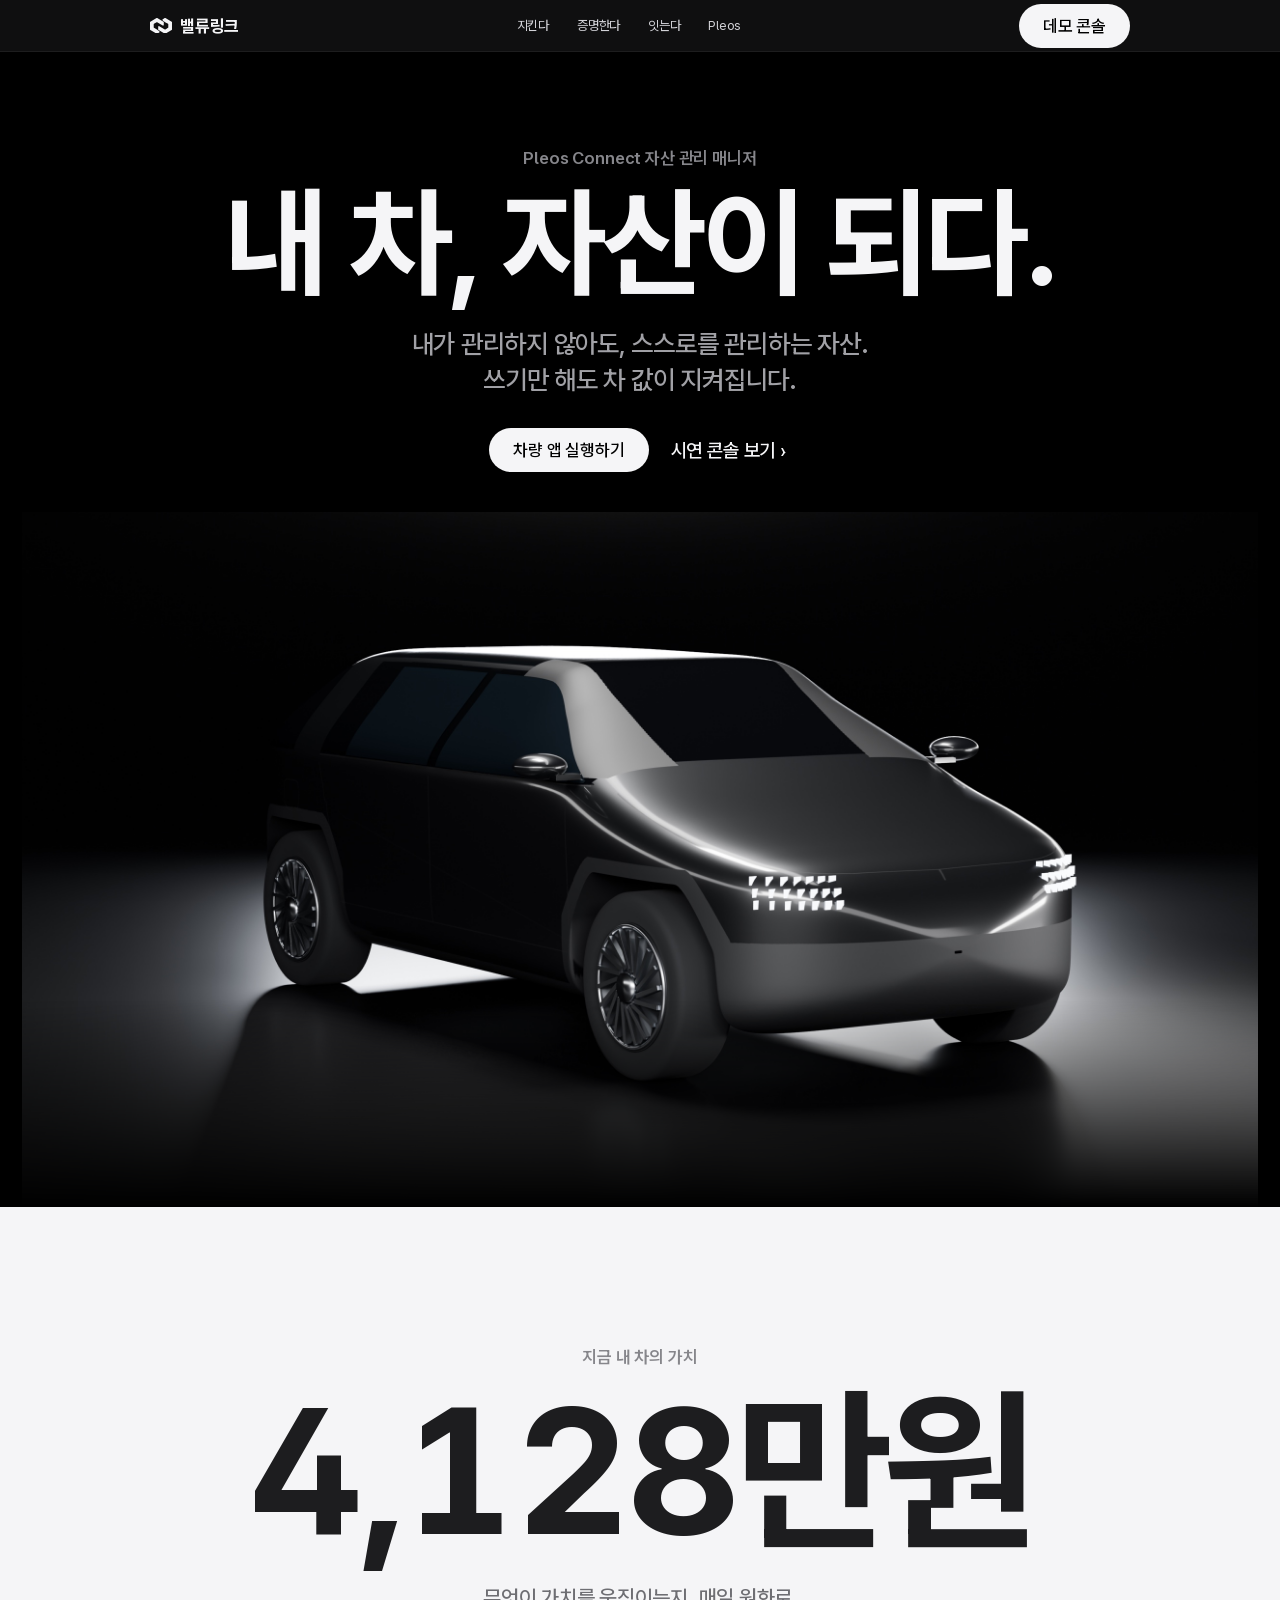
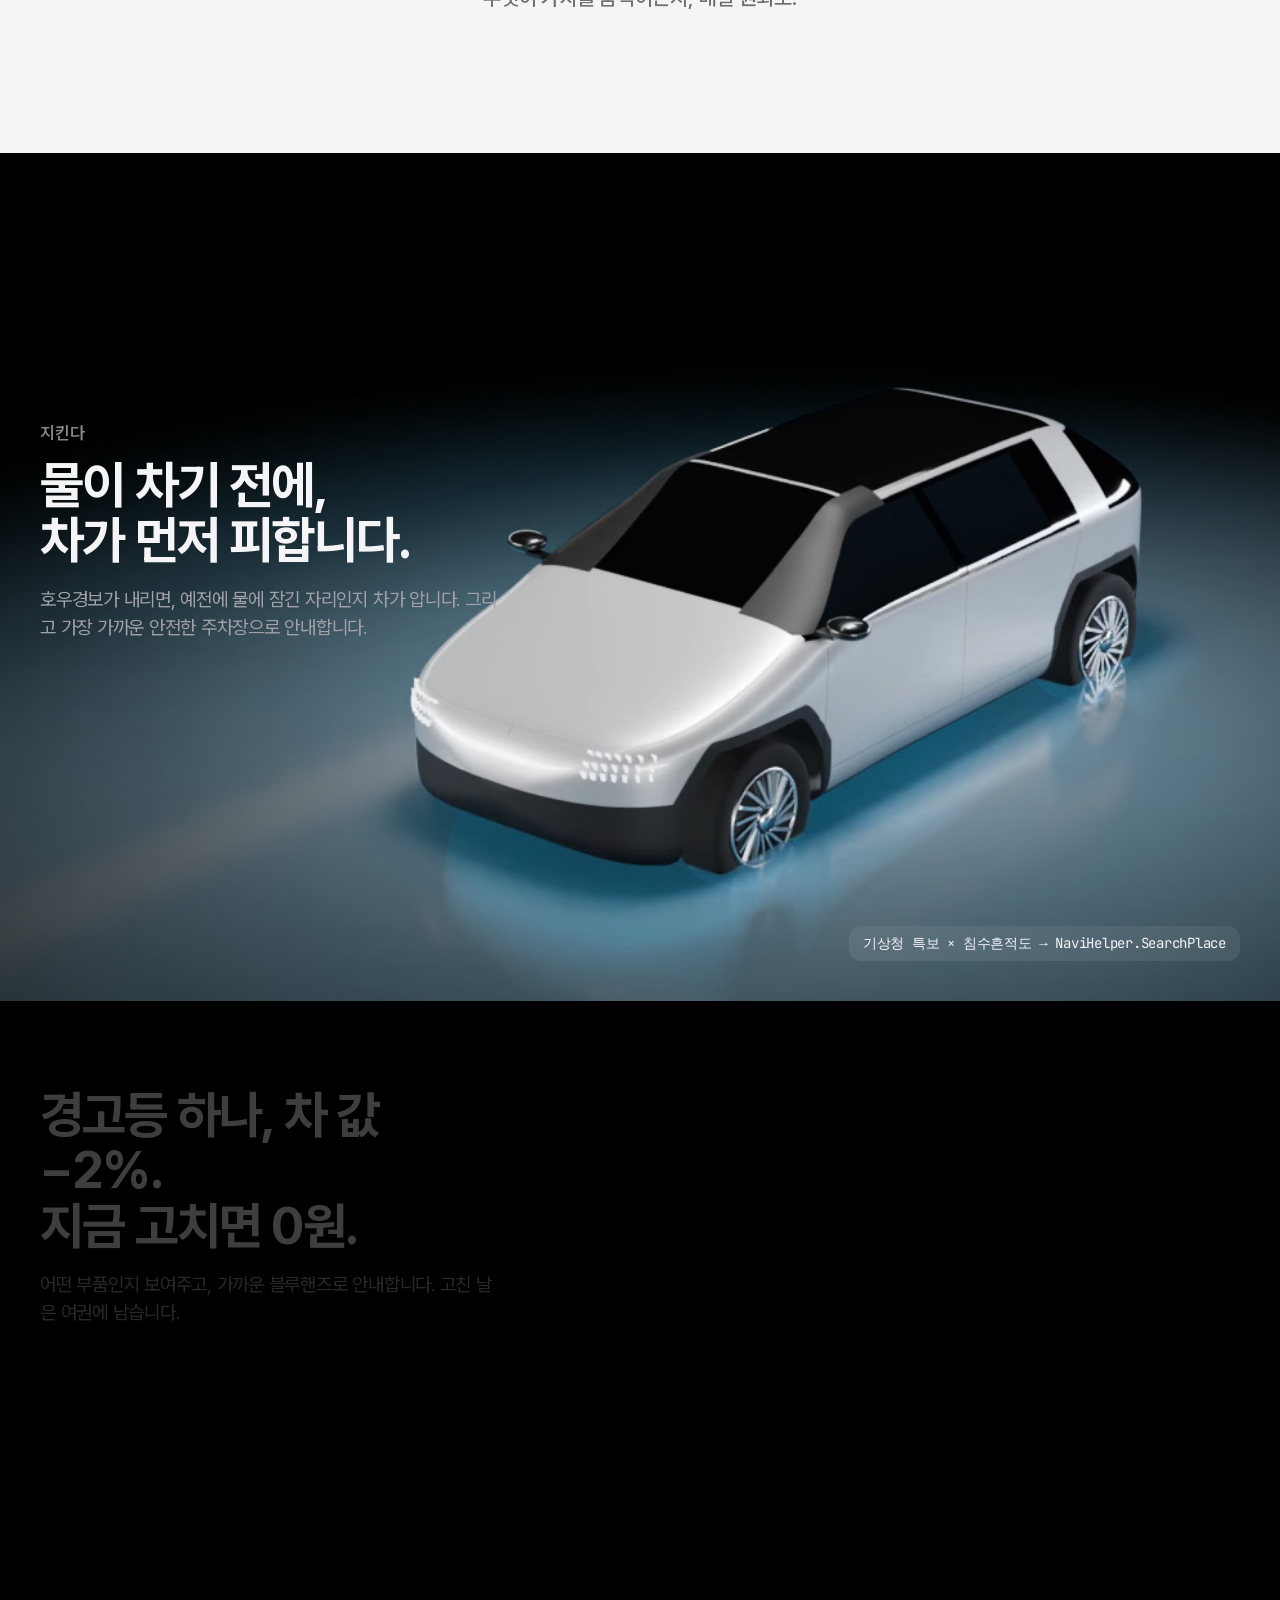
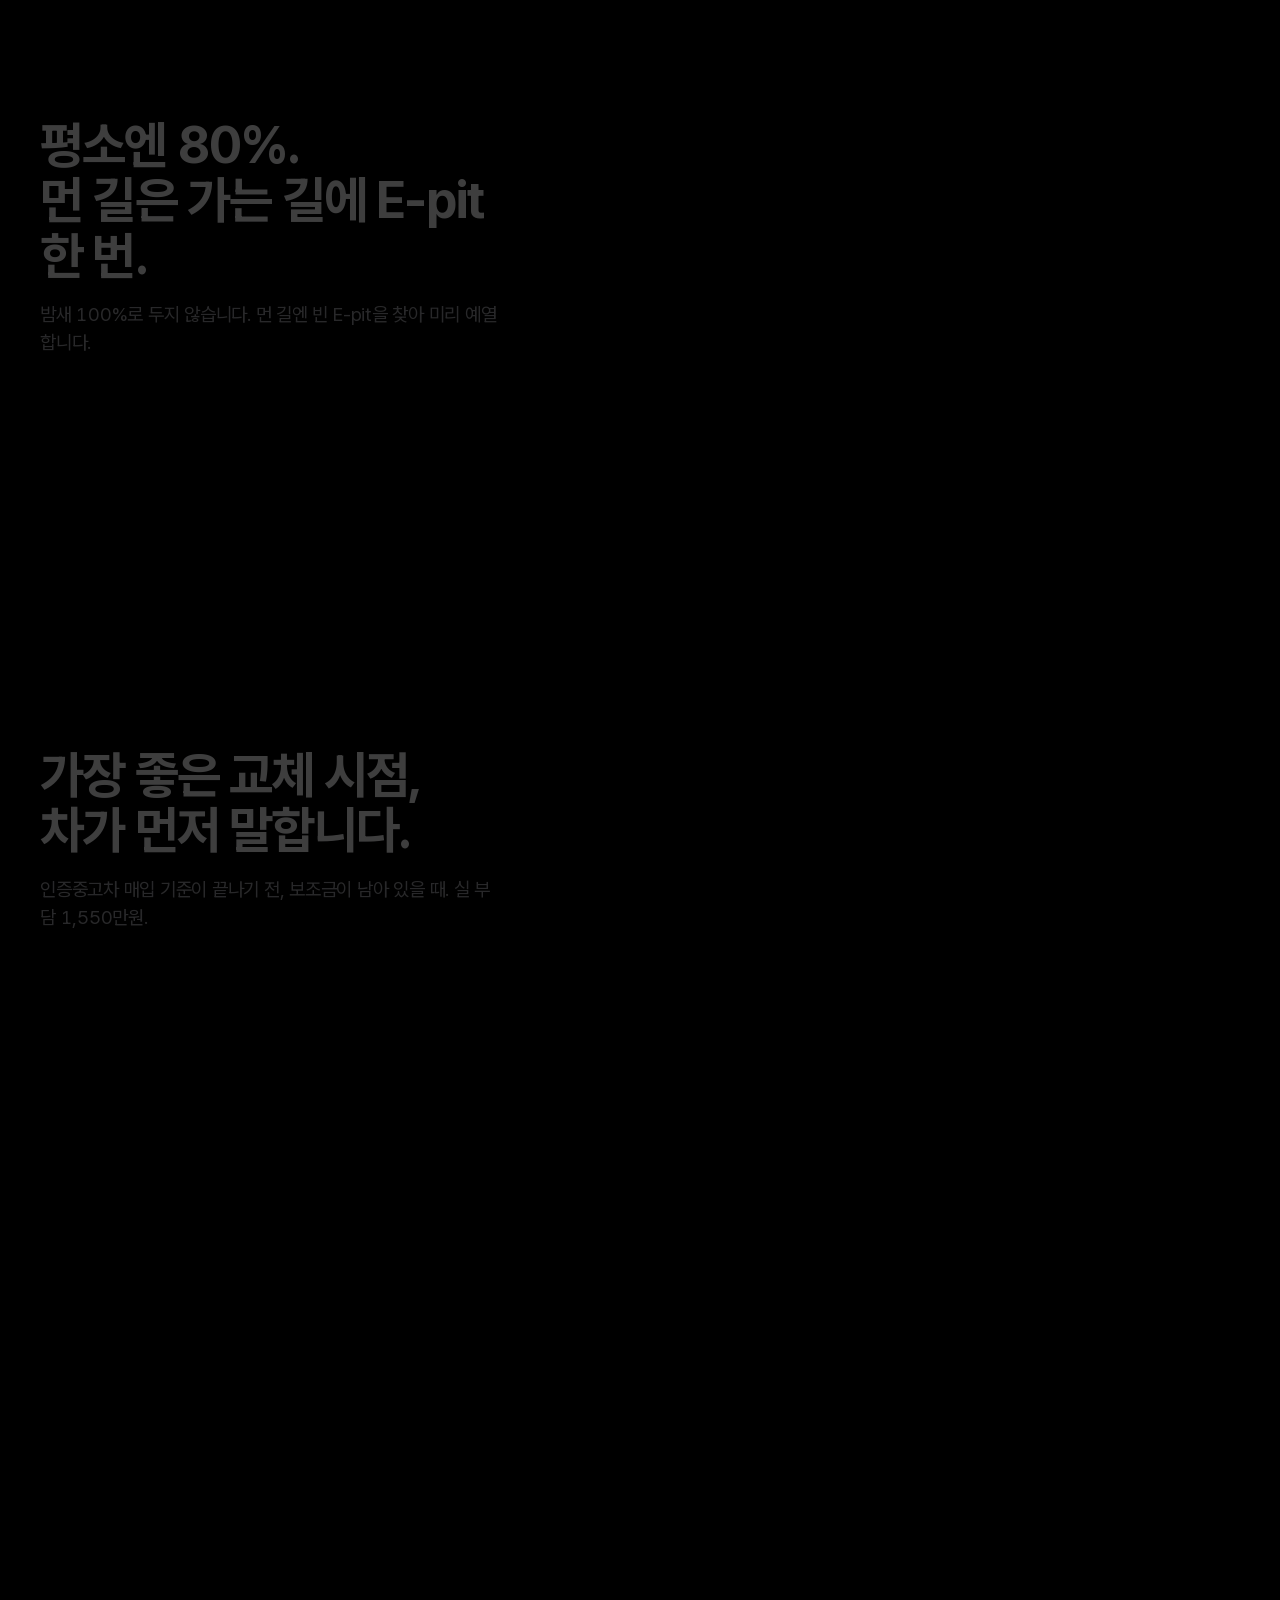
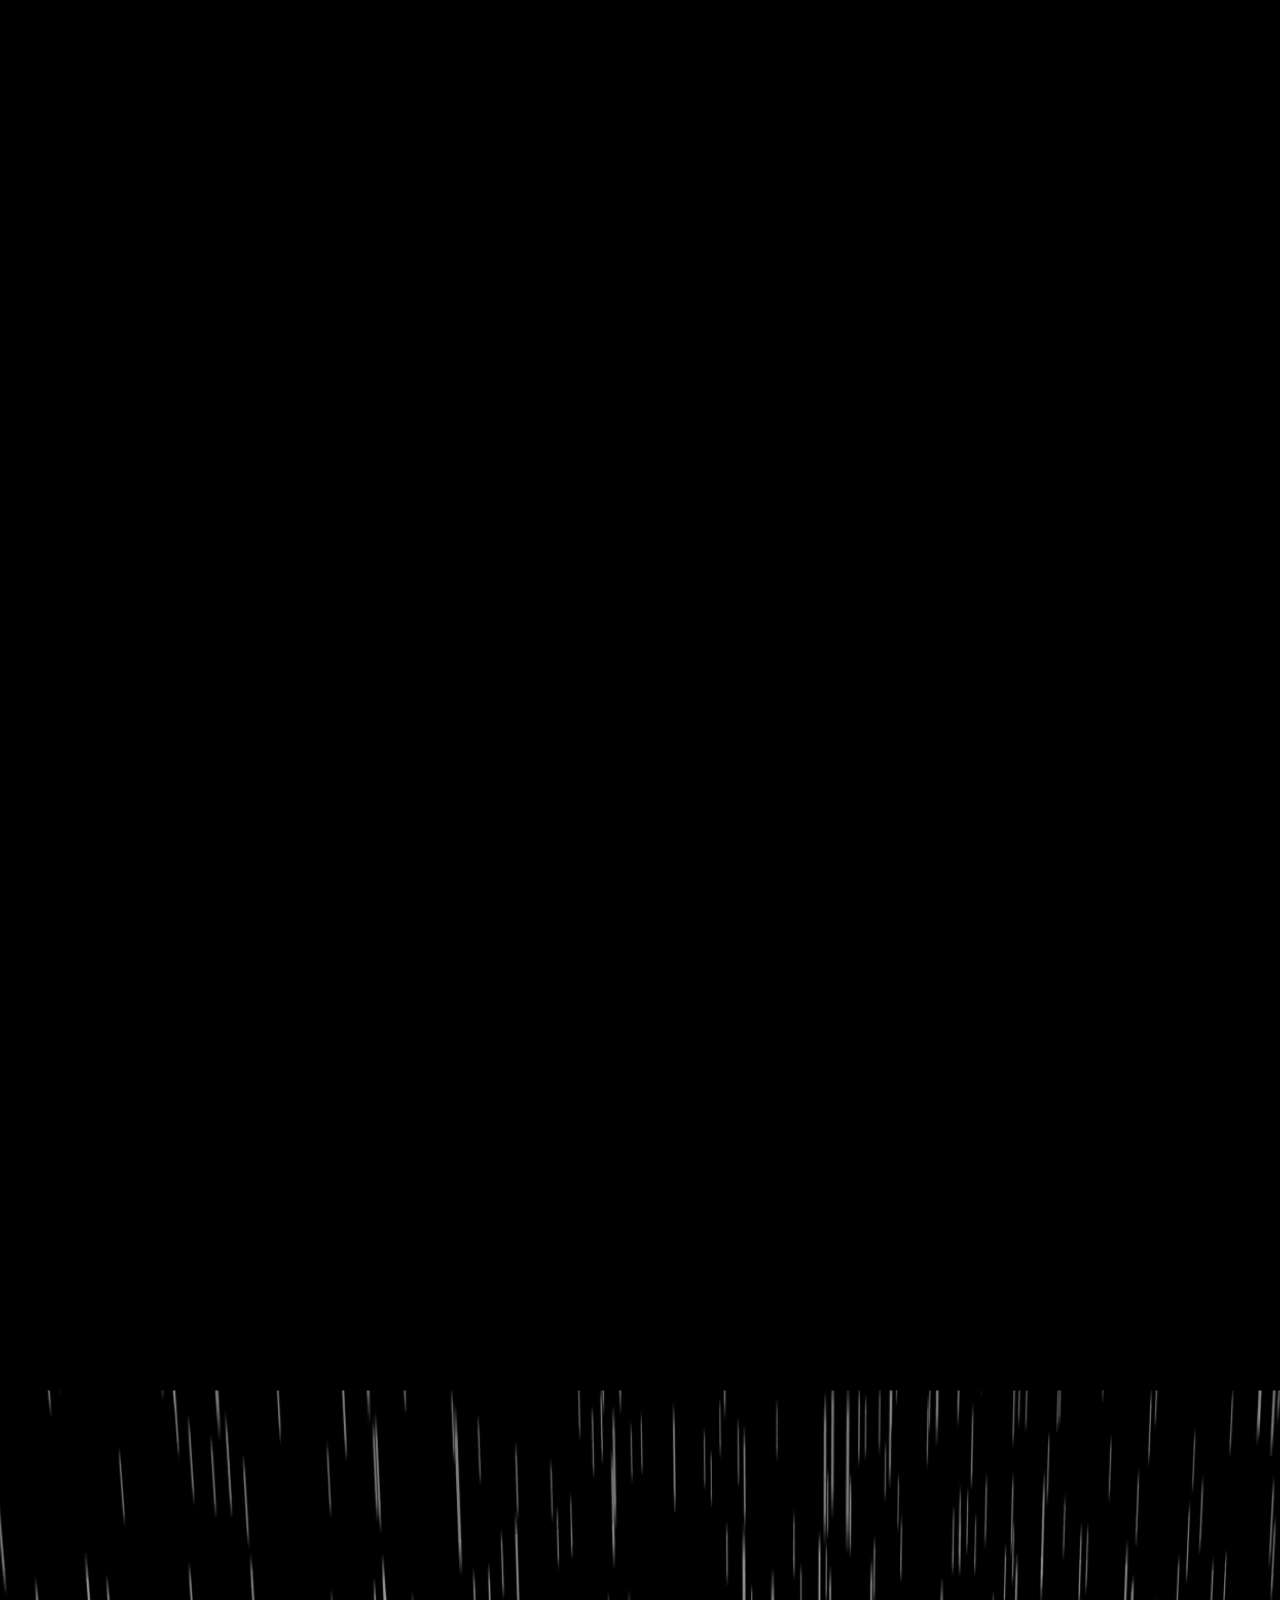
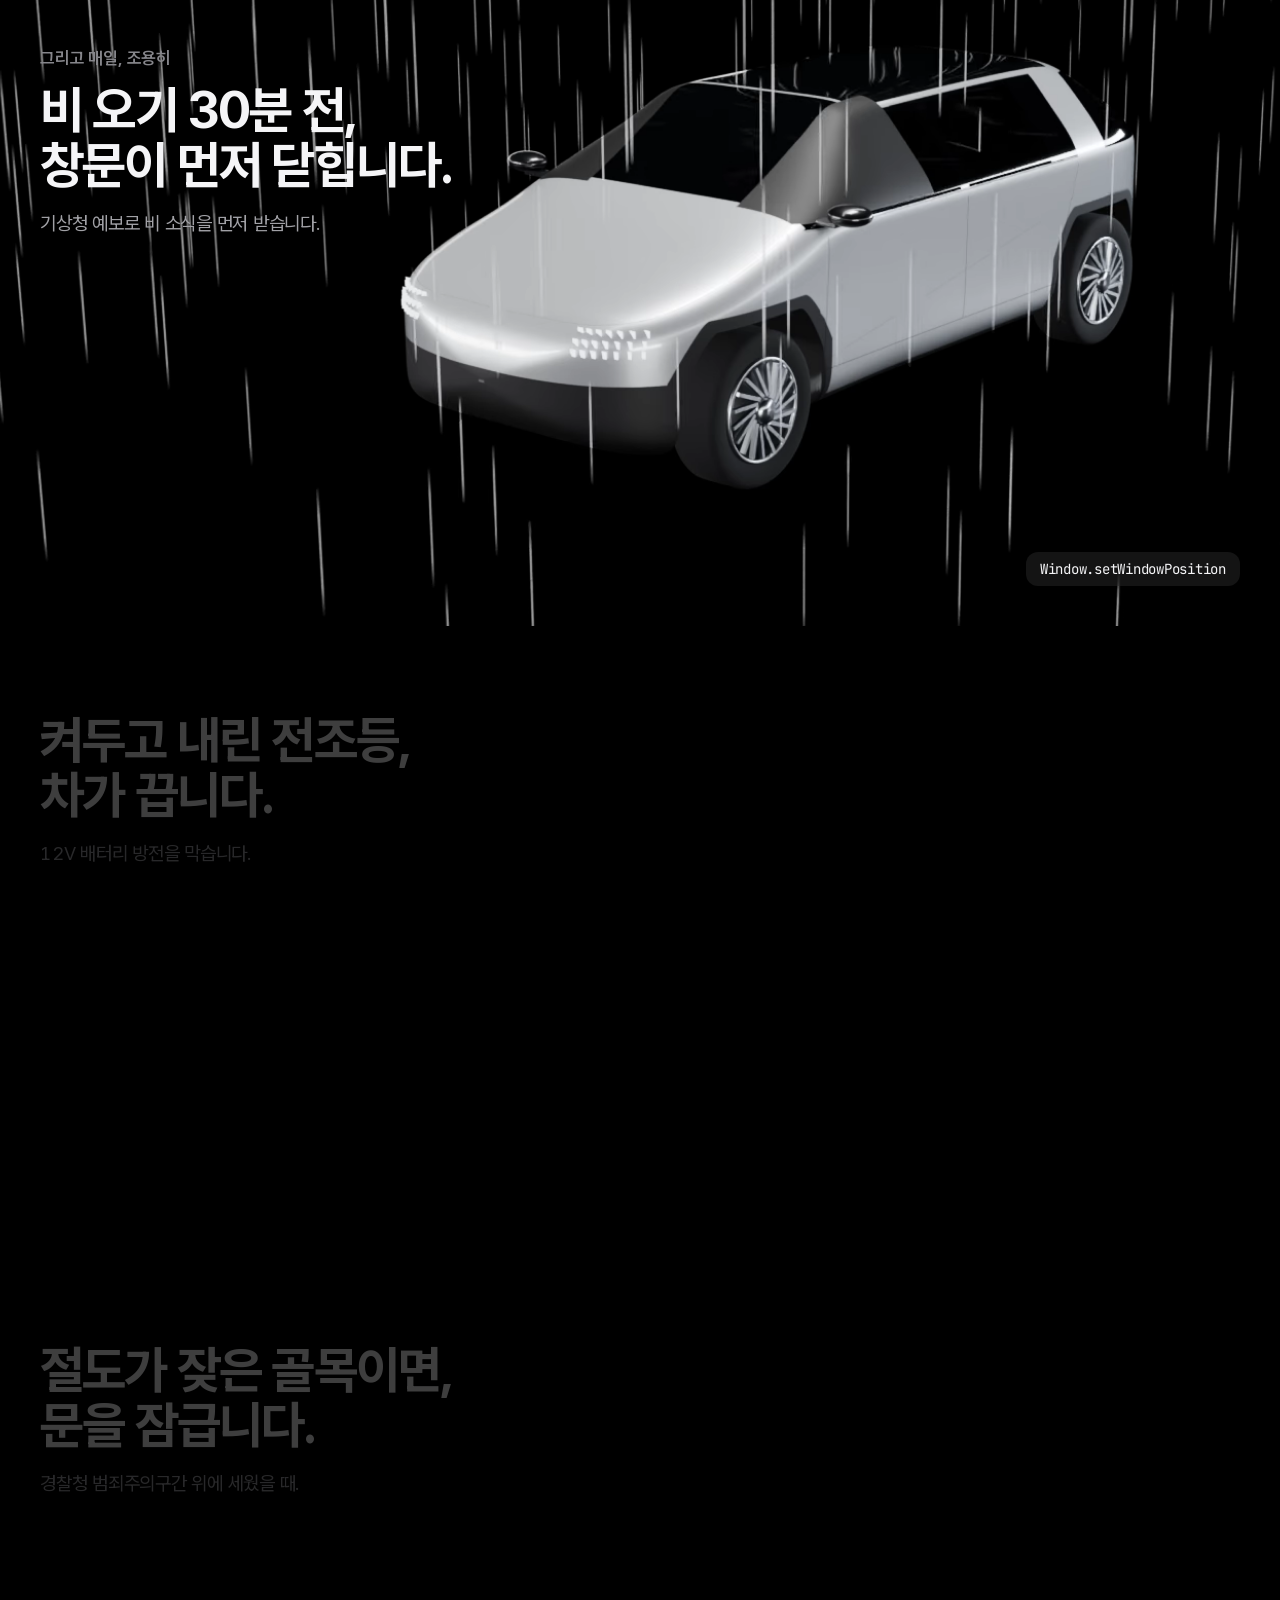
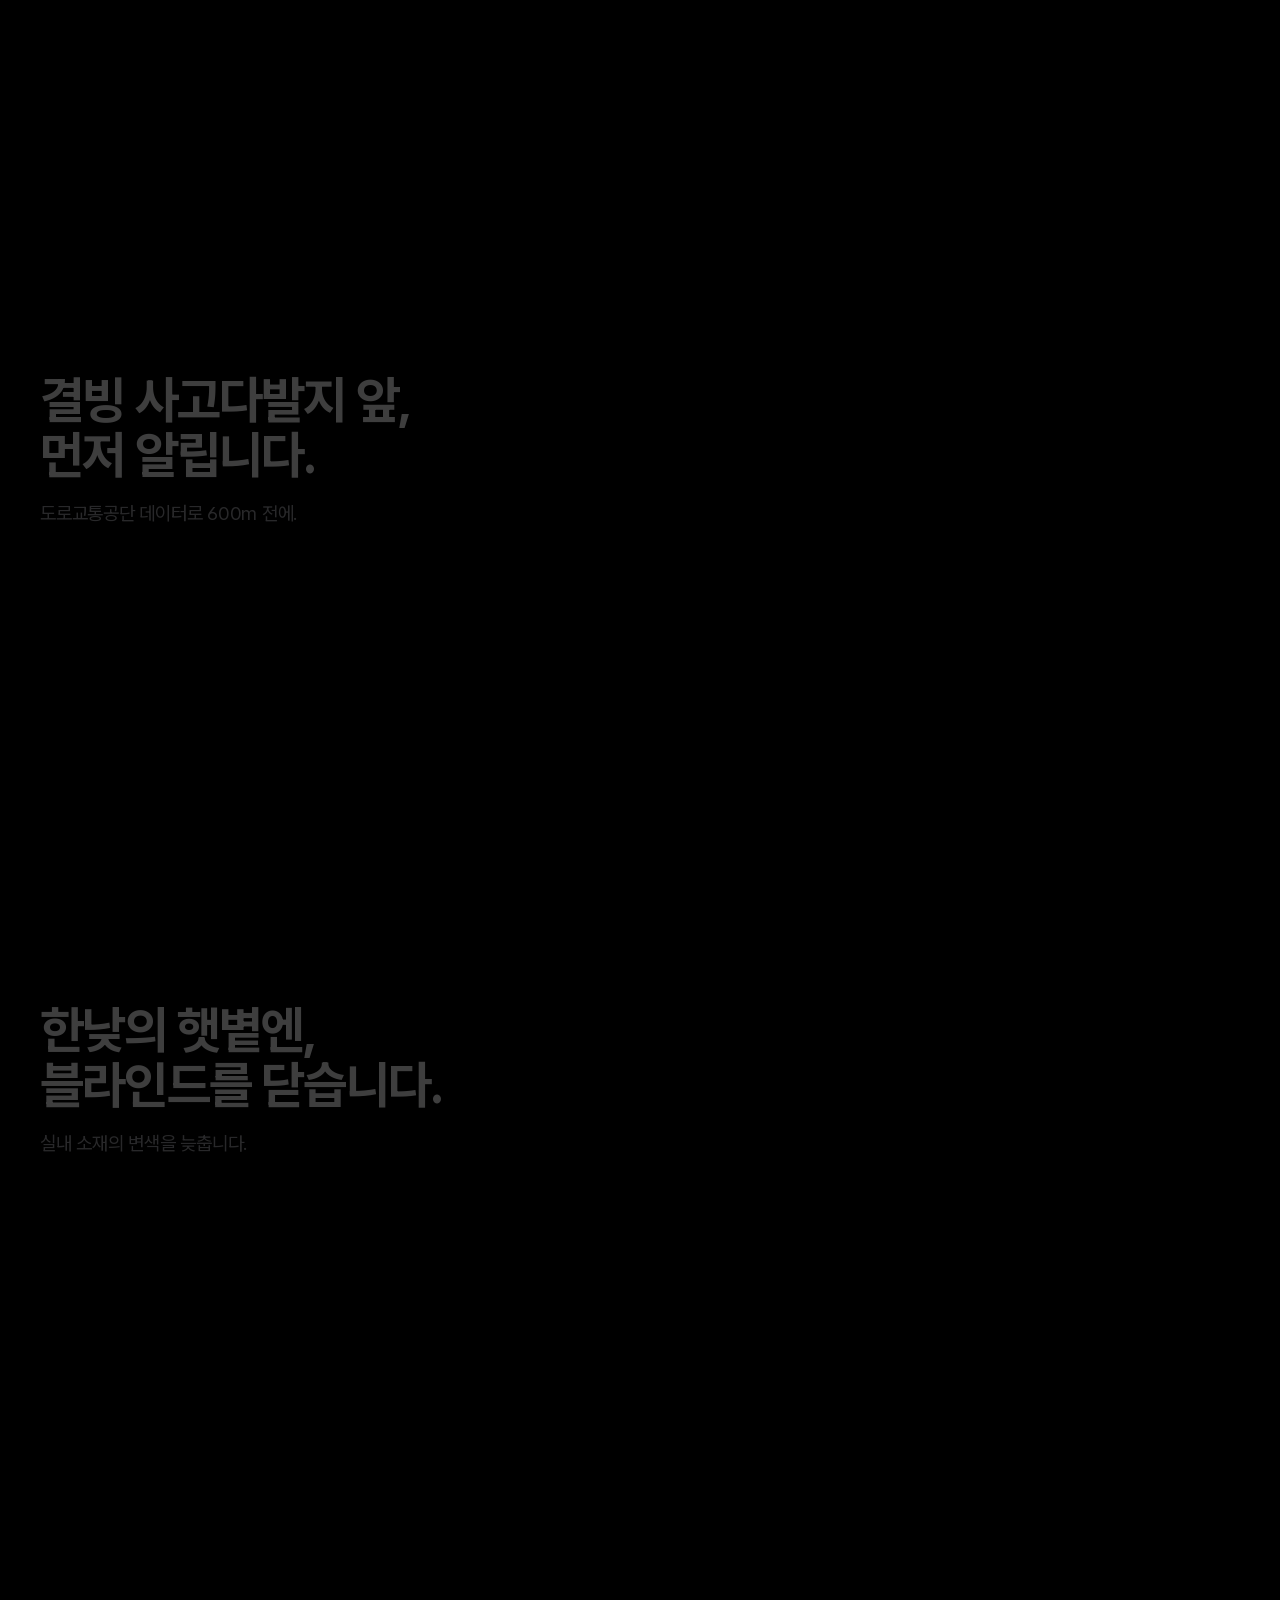
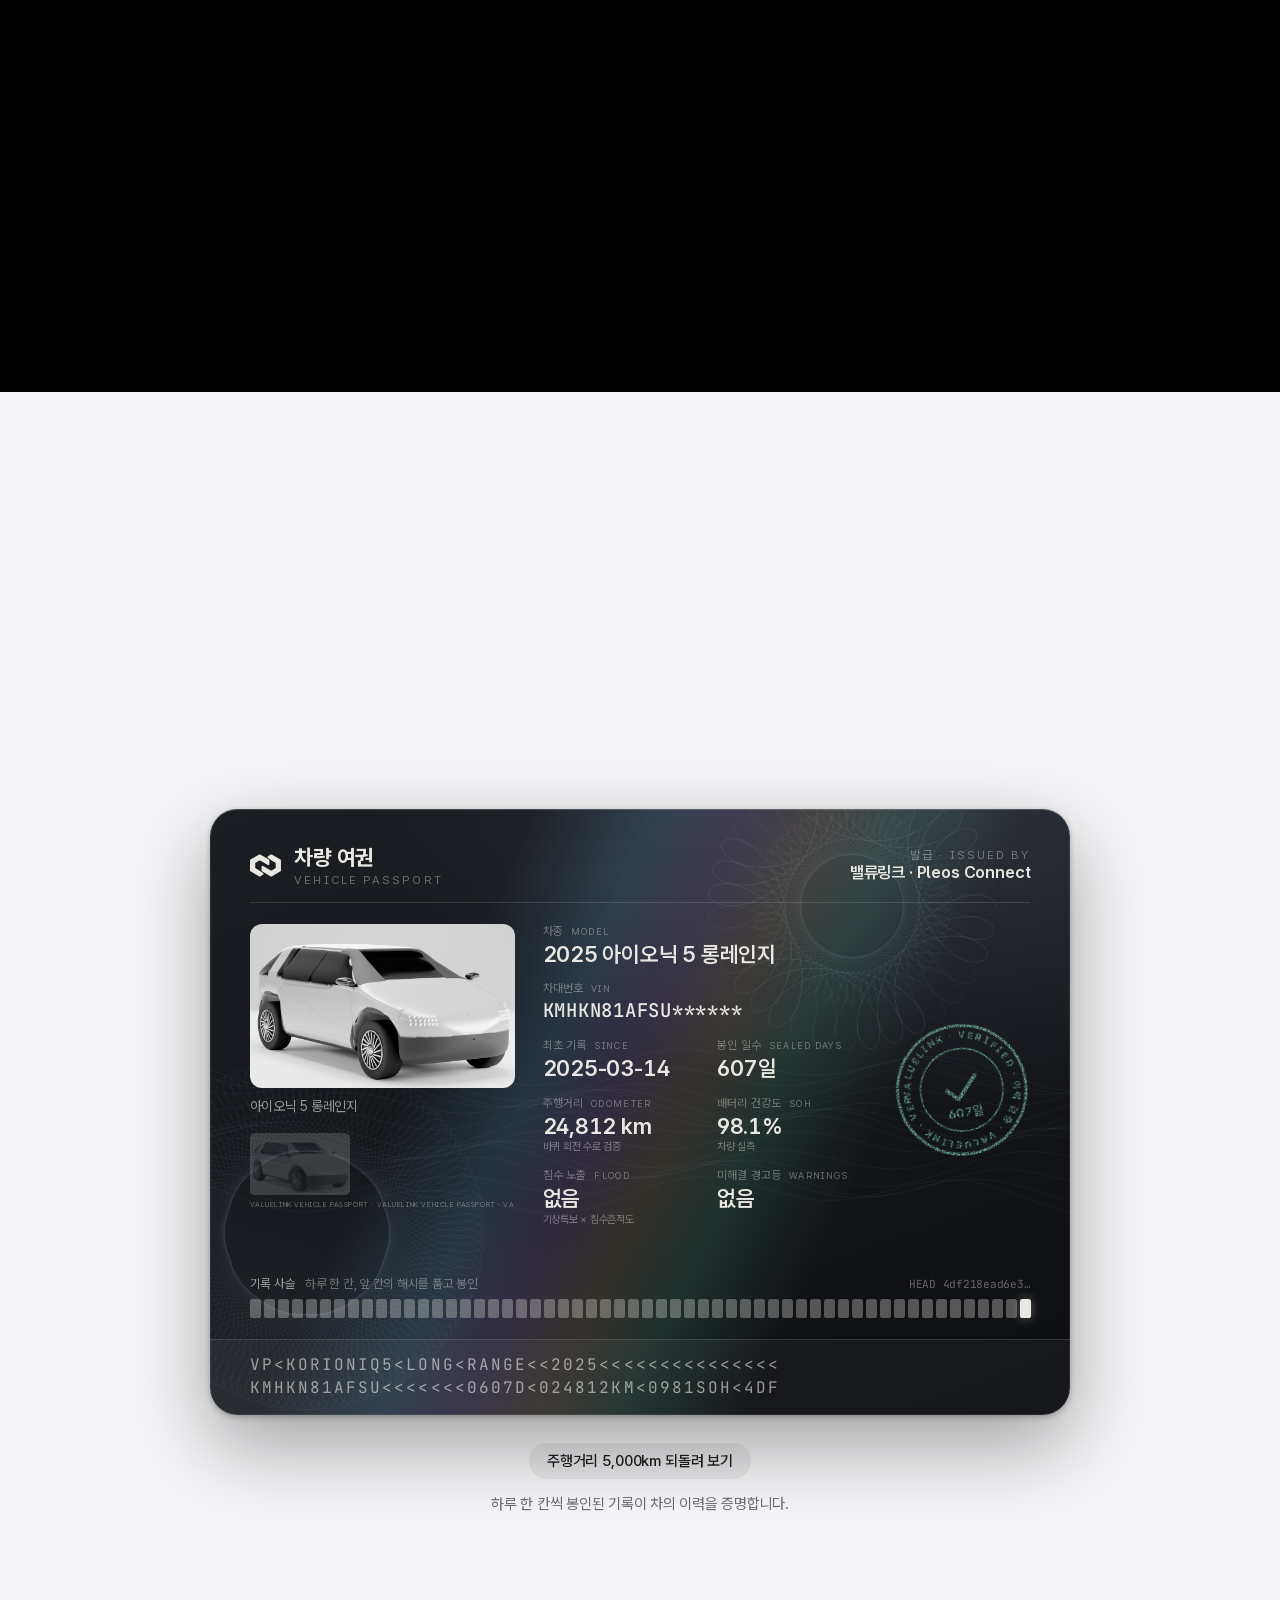
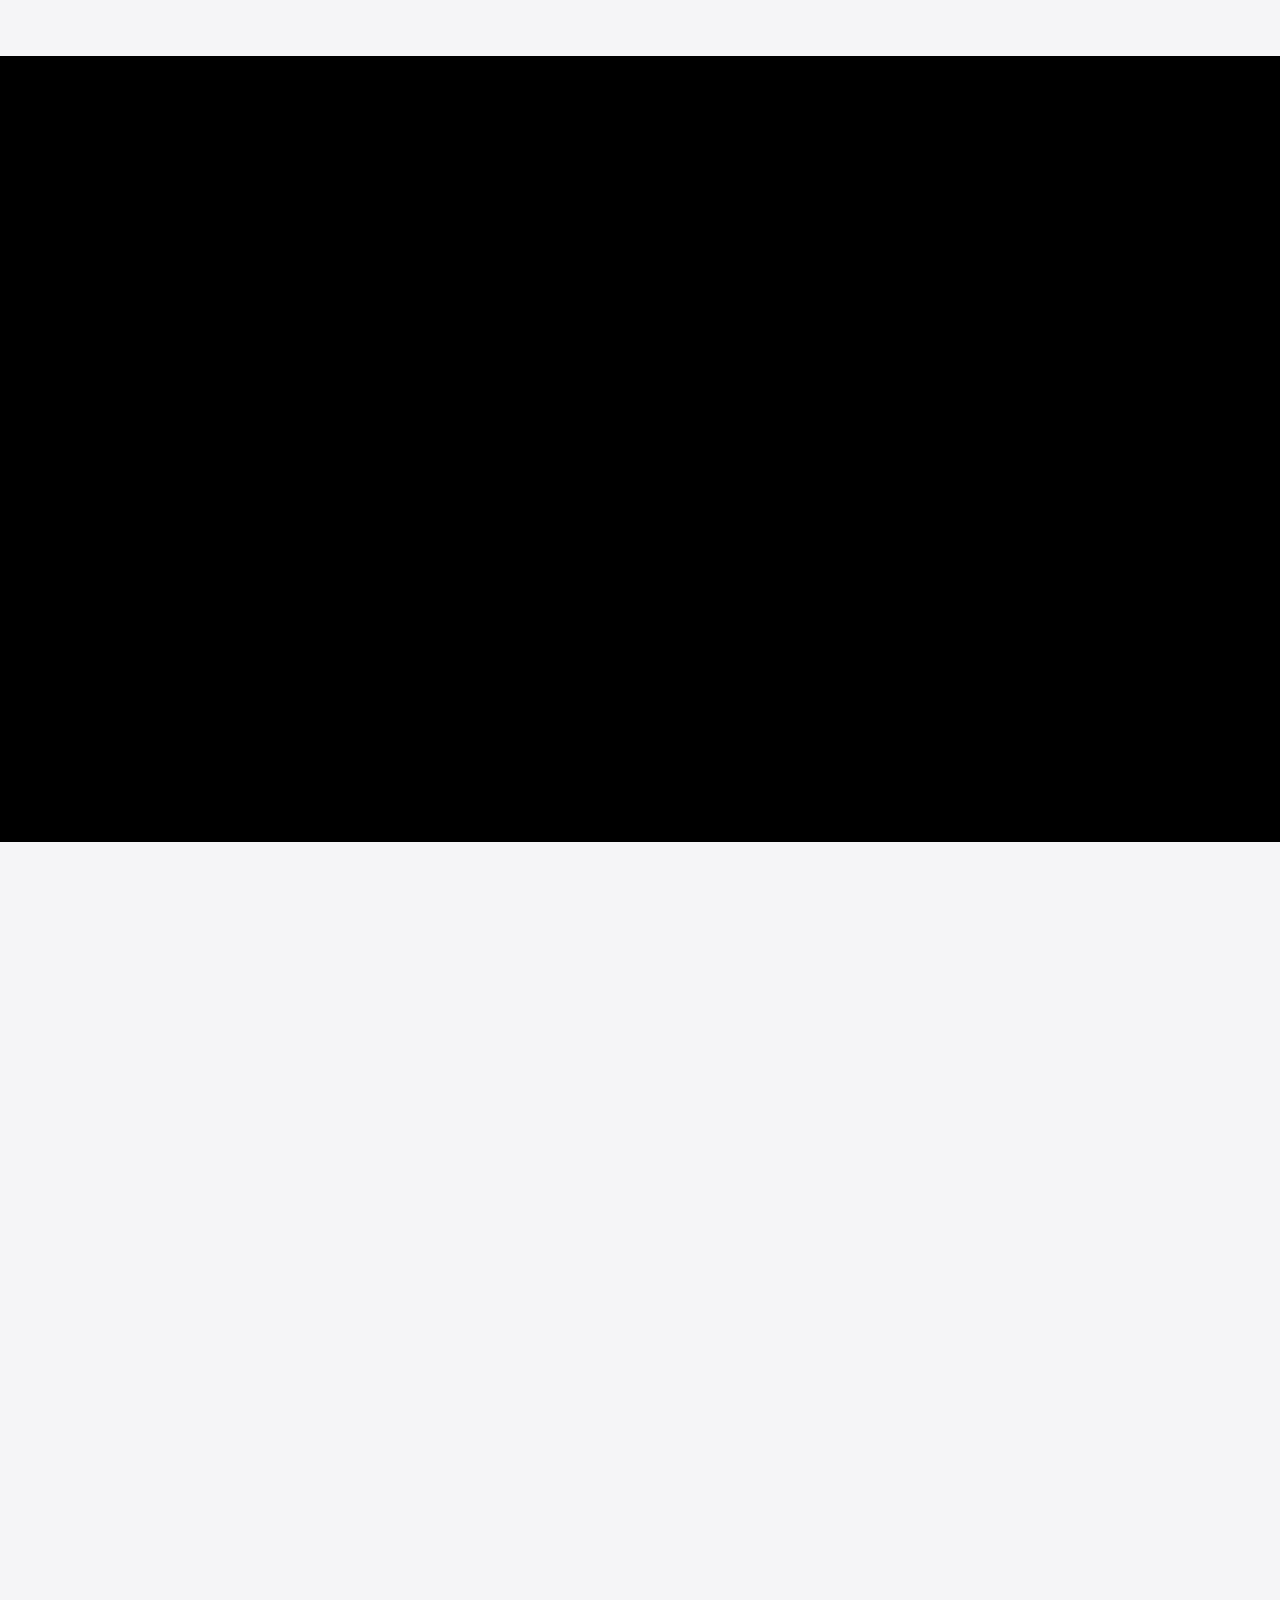
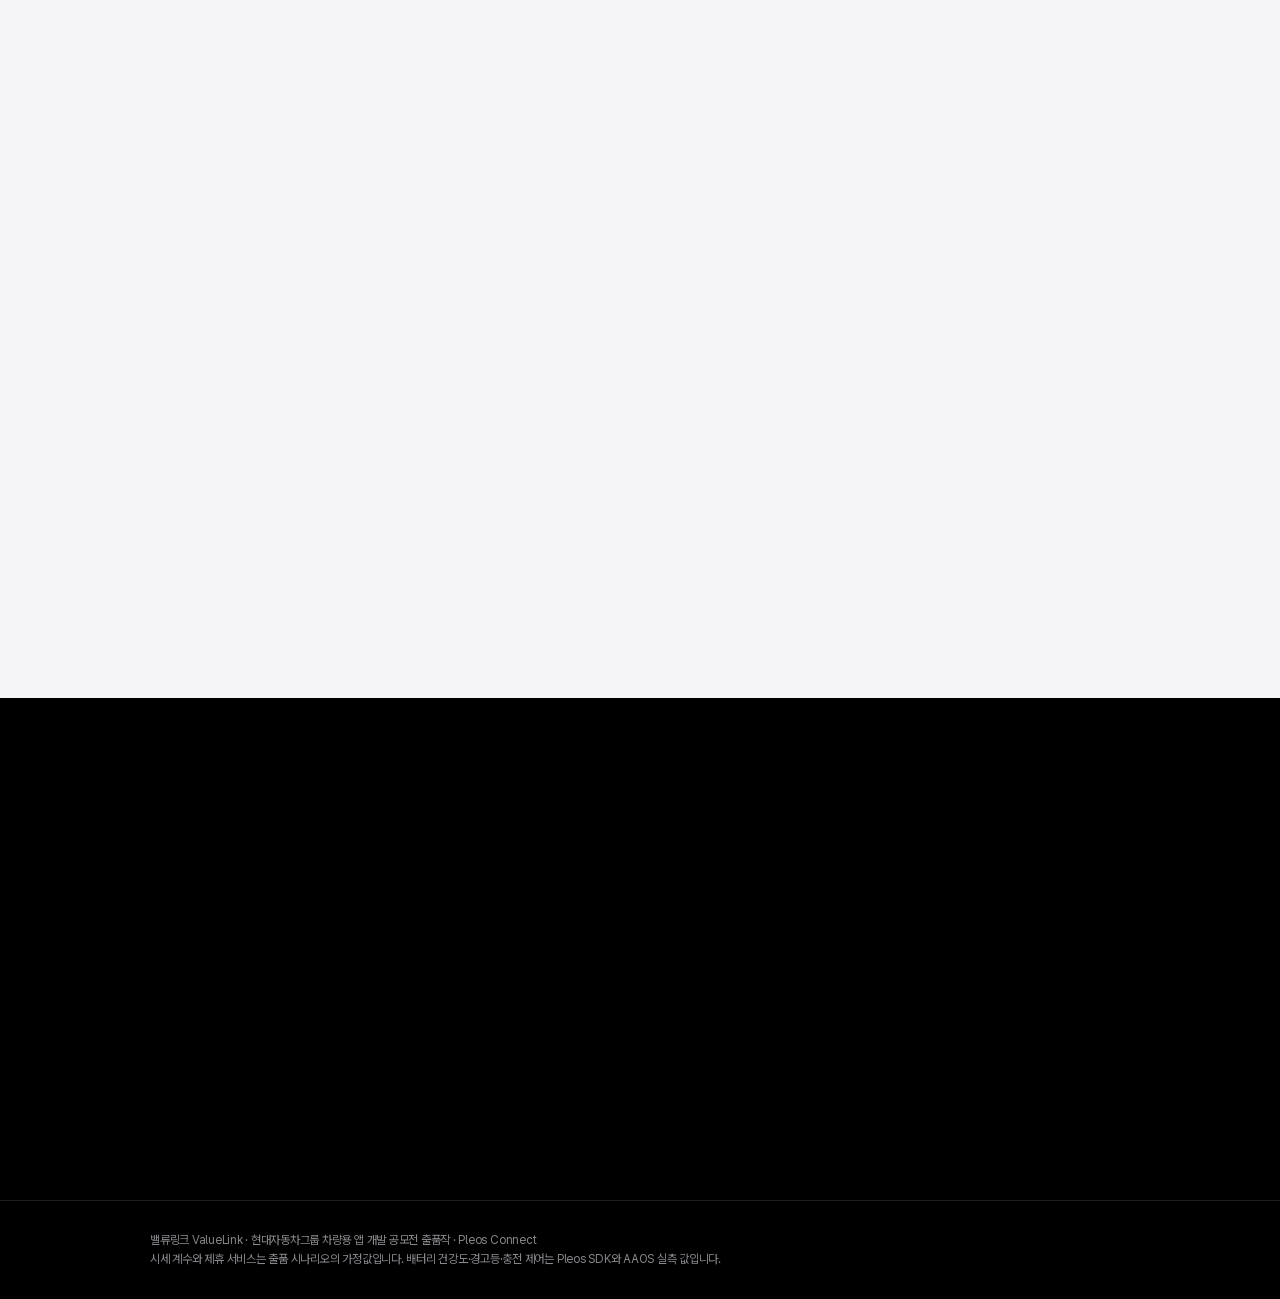
<file: index.html>
<!doctype html>
<html lang="ko">
  <head>
    <meta charset="UTF-8" />
    <link rel="icon" type="image/svg+xml" href="./favicon.svg" />
    <meta name="viewport" content="width=device-width, initial-scale=1.0, viewport-fit=cover" />
    <meta name="theme-color" content="#000000" />
    <title>밸류링크 ValueLink · 내 차, 자산이 되다</title>
    <meta name="description" content="Pleos Connect 자산 관리 매니저. 당신의 현대차를 자산으로 관리하는 가장 스마트한 방법. 차가 직접 잰 배터리 건강도, 충전 상한 자동 관리, 위조할 수 없는 차량 여권으로 내 차의 밸류링크을 지킵니다." />
    <meta property="og:title" content="밸류링크 ValueLink · 내 차, 자산이 되다" />
    <meta property="og:description" content="지킨다 · 증명한다 · 잇는다. Pleos Connect 자산 관리 매니저." />
    <script type="module" crossorigin src="./assets/index-CV-yeVcm.js"></script>
    <link rel="modulepreload" crossorigin href="./assets/rolldown-runtime-XKyaHtl9.js">
    <link rel="modulepreload" crossorigin href="./assets/three-D6nM6I30.js">
    <link rel="modulepreload" crossorigin href="./assets/icons-C7t_C_EE.js">
    <link rel="stylesheet" crossorigin href="./assets/index-DCTdk3Z-.css">
  </head>
  <body>
    <div id="root"></div>
  </body>
</html>
</file>
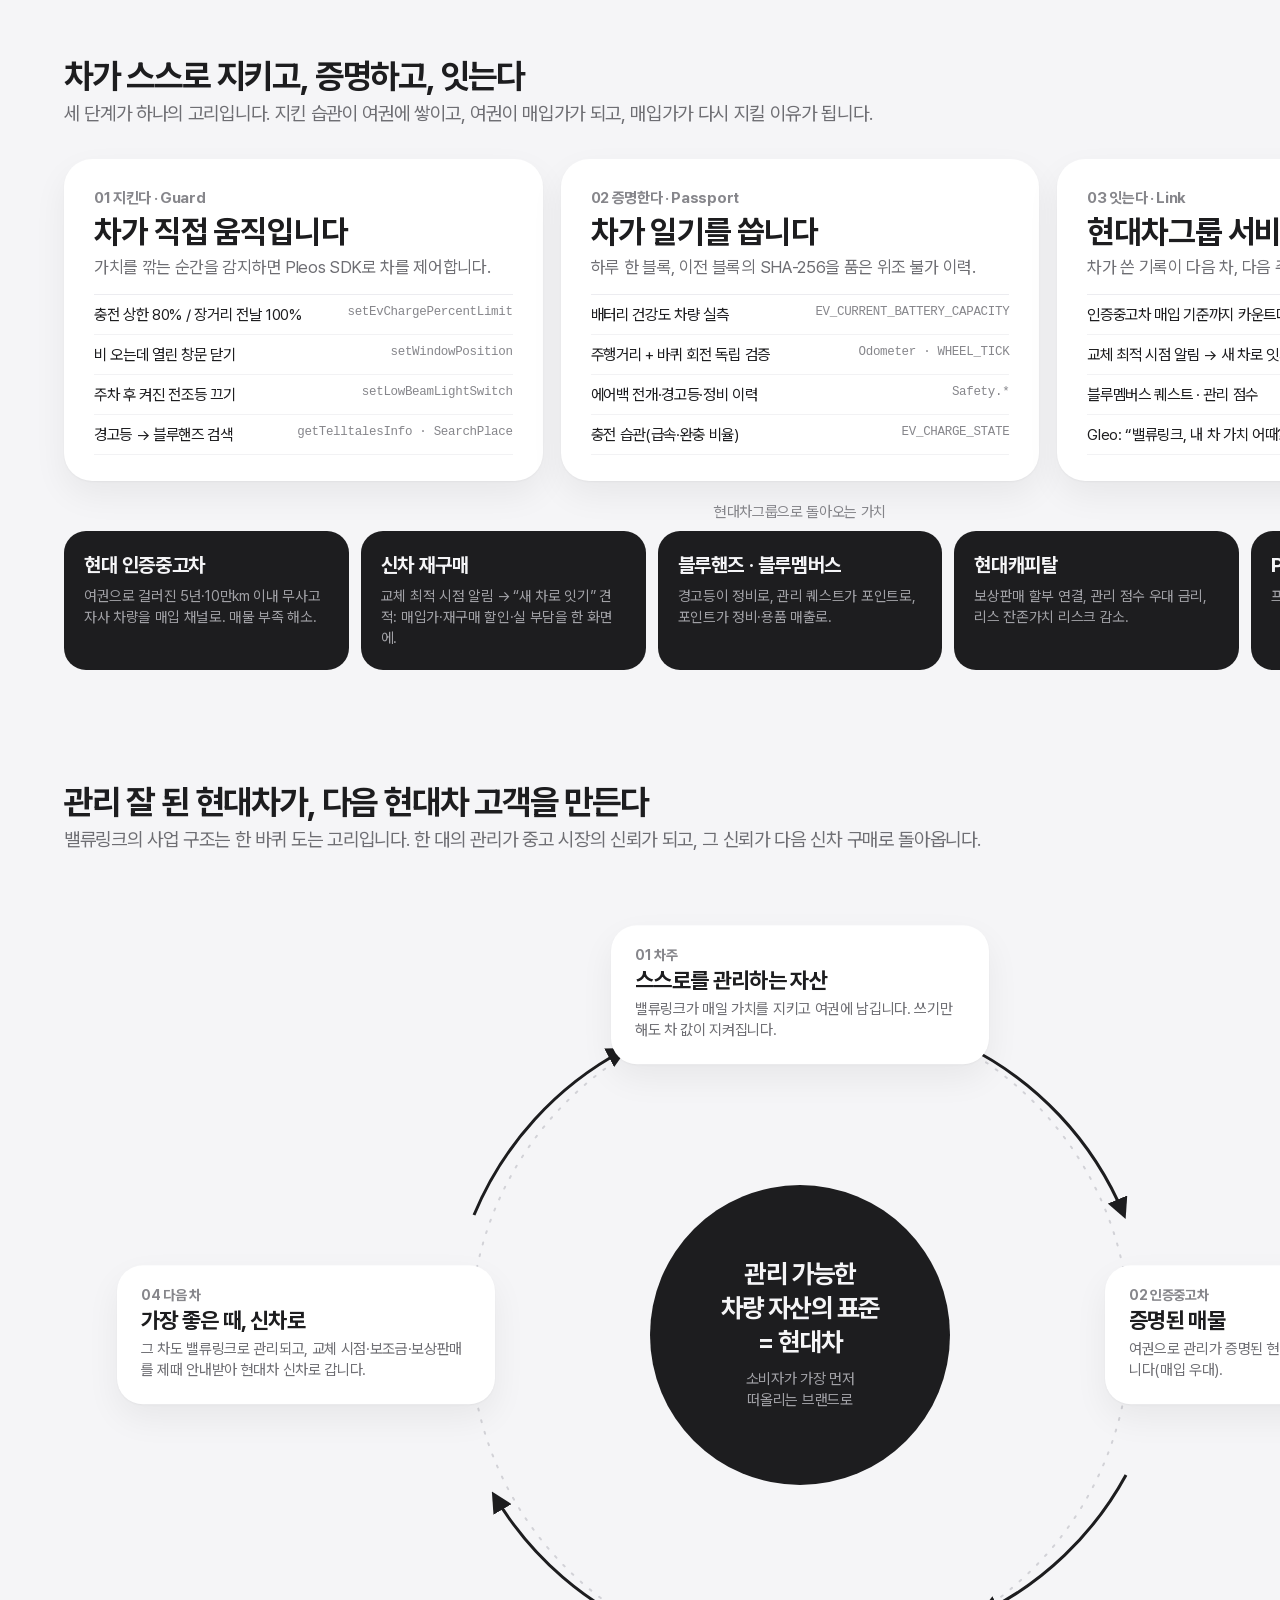
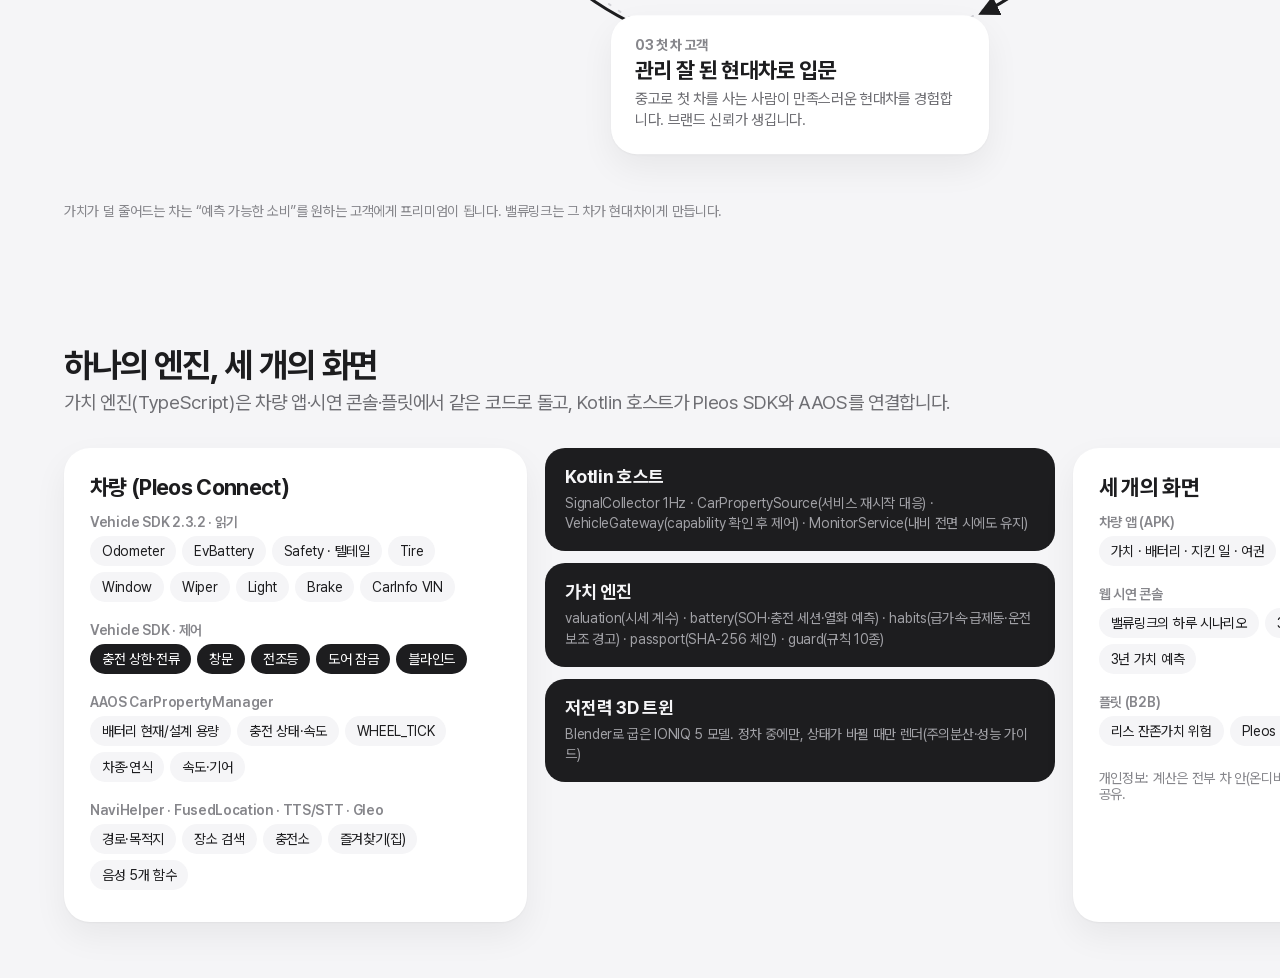
<file: docs/diagrams.html>
<!doctype html>
<html lang="ko">
<head>
<meta charset="utf-8" />
<title>밸류링크 diagrams</title>
<style>
  @font-face { font-family: 'Pretendard'; src: url('../web/public/fonts/PretendardVariable.woff2') format('woff2-variations'); font-weight: 45 920; }
  body { margin: 0; background: #fff; font-family: 'Pretendard', sans-serif; color: #1d1d1f; letter-spacing: -0.02em; }
  .d { width: 1600px; padding: 56px 64px; box-sizing: border-box; background: #f5f5f7; }
  h2 { margin: 0 0 6px; font-size: 34px; letter-spacing: -0.035em; }
  .sub { margin: 0 0 34px; font-size: 19px; color: #6e6e73; }
  .loop { display: grid; grid-template-columns: repeat(3, 1fr); gap: 18px; position: relative; }
  .step { background: #fff; border-radius: 28px; padding: 30px 30px 26px; box-shadow: 0 1px 2px rgba(0,0,0,.04), 0 14px 34px rgba(0,0,0,.06); }
  .step .n { font-size: 15px; font-weight: 700; color: #86868b; }
  .step h3 { margin: 6px 0 4px; font-size: 32px; letter-spacing: -0.035em; }
  .step p { margin: 0 0 14px; font-size: 17px; color: #6e6e73; line-height: 1.45; }
  .step ul { list-style: none; margin: 0; padding: 0; border-top: 1px solid #ececf0; }
  .step li { padding: 10px 0; border-bottom: 1px solid #f2f2f4; font-size: 15.5px; display: flex; justify-content: space-between; gap: 10px; }
  .step li code { font-family: ui-monospace, Menlo, monospace; font-size: 12.5px; color: #86868b; }
  .arrow { text-align: center; font-size: 15px; color: #86868b; margin: 22px 0 10px; }
  .rev { display: grid; grid-template-columns: repeat(5, 1fr); gap: 12px; }
  .rev div { background: #1d1d1f; color: #f5f5f7; border-radius: 22px; padding: 22px 20px; }
  .rev b { display: block; font-size: 20px; letter-spacing: -0.02em; }
  .rev span { display: block; margin-top: 8px; font-size: 14.5px; color: #a1a1a6; line-height: 1.45; }
  .arch { display: grid; grid-template-columns: 1fr 1.1fr 1fr; gap: 18px; align-items: stretch; }
  .col { background: #fff; border-radius: 26px; padding: 26px; box-shadow: 0 1px 2px rgba(0,0,0,.04), 0 14px 34px rgba(0,0,0,.06); }
  .col h4 { margin: 0 0 12px; font-size: 22px; letter-spacing: -0.03em; }
  .col .t { font-size: 14px; color: #86868b; font-weight: 600; margin: 14px 0 6px; }
  .chip { display: inline-block; margin: 0 6px 6px 0; padding: 7px 12px; border-radius: 99px; background: #f5f5f7; font-size: 14px; }
  .chip.k { background: #1d1d1f; color: #fff; }
  .mid { display: flex; flex-direction: column; gap: 12px; }
  .box { background: #1d1d1f; color: #f5f5f7; border-radius: 20px; padding: 18px 20px; }
  .box b { font-size: 18px; }
  .box span { display: block; font-size: 14px; color: #a1a1a6; margin-top: 6px; line-height: 1.45; }
  .note { margin-top: 18px; font-size: 14px; color: #86868b; }
  .fly { position: relative; height: 900px; }
  .fly svg { position: absolute; inset: 0; }
  .node { position: absolute; width: 330px; background: #fff; border-radius: 26px; padding: 22px 24px; box-shadow: 0 1px 2px rgba(0,0,0,.04), 0 14px 34px rgba(0,0,0,.06); transform: translate(-50%, -50%); }
  .node .n { font-size: 14px; font-weight: 700; color: #86868b; }
  .node b { display: block; margin: 4px 0 6px; font-size: 22px; letter-spacing: -0.03em; }
  .node span { display: block; font-size: 15px; color: #6e6e73; line-height: 1.45; }
  .core { position: absolute; left: 50%; top: 50%; width: 300px; height: 300px; border-radius: 50%; background: #1d1d1f; color: #f5f5f7; transform: translate(-50%, -50%); display: flex; flex-direction: column; align-items: center; justify-content: center; text-align: center; }
  .core b { font-size: 26px; letter-spacing: -0.03em; line-height: 1.3; }
  .core span { margin-top: 10px; font-size: 15px; color: #a1a1a6; line-height: 1.45; }
</style>
</head>
<body>
<section class="d" id="loop">
  <h2>차가 스스로 지키고, 증명하고, 잇는다</h2>
  <p class="sub">세 단계가 하나의 고리입니다. 지킨 습관이 여권에 쌓이고, 여권이 매입가가 되고, 매입가가 다시 지킬 이유가 됩니다.</p>
  <div class="loop">
    <div class="step">
      <div class="n">01 지킨다 · Guard</div>
      <h3>차가 직접 움직입니다</h3>
      <p>가치를 깎는 순간을 감지하면 Pleos SDK로 차를 제어합니다.</p>
      <ul>
        <li>충전 상한 80% / 장거리 전날 100% <code>setEvChargePercentLimit</code></li>
        <li>비 오는데 열린 창문 닫기 <code>setWindowPosition</code></li>
        <li>주차 후 켜진 전조등 끄기 <code>setLowBeamLightSwitch</code></li>
        <li>경고등 → 블루핸즈 검색 <code>getTelltalesInfo · SearchPlace</code></li>
      </ul>
    </div>
    <div class="step">
      <div class="n">02 증명한다 · Passport</div>
      <h3>차가 일기를 씁니다</h3>
      <p>하루 한 블록, 이전 블록의 SHA-256을 품은 위조 불가 이력.</p>
      <ul>
        <li>배터리 건강도 차량 실측 <code>EV_CURRENT_BATTERY_CAPACITY</code></li>
        <li>주행거리 + 바퀴 회전 독립 검증 <code>Odometer · WHEEL_TICK</code></li>
        <li>에어백 전개·경고등·정비 이력 <code>Safety.*</code></li>
        <li>충전 습관(급속·완충 비율) <code>EV_CHARGE_STATE</code></li>
      </ul>
    </div>
    <div class="step">
      <div class="n">03 잇는다 · Link</div>
      <h3>현대차그룹 서비스로 연결</h3>
      <p>차가 쓴 기록이 다음 차, 다음 주인, 그룹 서비스로 이어집니다.</p>
      <ul>
        <li>인증중고차 매입 기준까지 카운트다운 <code>5년·10만km·무사고</code></li>
        <li>교체 최적 시점 알림 → 새 차로 잇기 <code>보상판매·할부</code></li>
        <li>블루멤버스 퀘스트 · 관리 점수 <code>포인트·금리 우대</code></li>
        <li>Gleo: “밸류링크, 내 차 가치 어때?”</li>
      </ul>
    </div>
  </div>
  <div class="arrow">현대차그룹으로 돌아오는 가치</div>
  <div class="rev">
    <div><b>현대 인증중고차</b><span>여권으로 걸러진 5년·10만km 이내 무사고 자사 차량을 매입 채널로. 매물 부족 해소.</span></div>
    <div><b>신차 재구매</b><span>교체 최적 시점 알림 → “새 차로 잇기” 견적: 매입가·재구매 할인·실 부담을 한 화면에.</span></div>
    <div><b>블루핸즈 · 블루멤버스</b><span>경고등이 정비로, 관리 퀘스트가 포인트로, 포인트가 정비·용품 매출로.</span></div>
    <div><b>현대캐피탈</b><span>보상판매 할부 연결, 관리 점수 우대 금리, 리스 잔존가치 리스크 감소.</span></div>
    <div><b>Pleos App Market</b><span>프리미엄 구독, 플릿 차량당 과금.</span></div>
  </div>
</section>

<section class="d" id="flywheel">
  <h2>관리 잘 된 현대차가, 다음 현대차 고객을 만든다</h2>
  <p class="sub">밸류링크의 사업 구조는 한 바퀴 도는 고리입니다. 한 대의 관리가 중고 시장의 신뢰가 되고, 그 신뢰가 다음 신차 구매로 돌아옵니다.</p>
  <div class="fly">
    <svg viewBox="0 0 1472 900" width="1472" height="900">
      <defs><marker id="ah" viewBox="0 0 10 10" refX="8" refY="5" markerWidth="7" markerHeight="7" orient="auto-start-reverse"><path d="M0 0 L10 5 L0 10 z" fill="#1d1d1f"/></marker></defs>
      <circle cx="736" cy="450" r="330" fill="none" stroke="#d2d2d7" stroke-width="2" stroke-dasharray="2 10" stroke-linecap="round"/>
      <path d="M 900 160 A 330 330 0 0 1 1060 330" fill="none" stroke="#1d1d1f" stroke-width="3" marker-end="url(#ah)"/>
      <path d="M 1062 590 A 330 330 0 0 1 918 728" fill="none" stroke="#1d1d1f" stroke-width="3" marker-end="url(#ah)"/>
      <path d="M 590 748 A 330 330 0 0 1 430 610" fill="none" stroke="#1d1d1f" stroke-width="3" marker-end="url(#ah)"/>
      <path d="M 410 330 A 330 330 0 0 1 560 165" fill="none" stroke="#1d1d1f" stroke-width="3" marker-end="url(#ah)"/>
    </svg>
    <div class="core"><b>관리 가능한<br/>차량 자산의 표준<br/>= 현대차</b><span>소비자가 가장 먼저<br/>떠올리는 브랜드로</span></div>
    <div class="node" style="left:736px;top:110px"><div class="n">01 차주</div><b>스스로를 관리하는 자산</b><span>밸류링크가 매일 가치를 지키고 여권에 남깁니다. 쓰기만 해도 차 값이 지켜집니다.</span></div>
    <div class="node" style="left:1230px;top:450px"><div class="n">02 인증중고차</div><b>증명된 매물</b><span>여권으로 관리가 증명된 현대차가 인증중고차의 매물이 됩니다(매입 우대).</span></div>
    <div class="node" style="left:736px;top:800px"><div class="n">03 첫 차 고객</div><b>관리 잘 된 현대차로 입문</b><span>중고로 첫 차를 사는 사람이 만족스러운 현대차를 경험합니다. 브랜드 신뢰가 생깁니다.</span></div>
    <div class="node" style="left:242px;top:450px"><div class="n">04 다음 차</div><b>가장 좋은 때, 신차로</b><span>그 차도 밸류링크로 관리되고, 교체 시점·보조금·보상판매를 제때 안내받아 현대차 신차로 갑니다.</span></div>
  </div>
  <p class="note">가치가 덜 줄어드는 차는 “예측 가능한 소비”를 원하는 고객에게 프리미엄이 됩니다. 밸류링크는 그 차가 현대차이게 만듭니다.</p>
</section>

<section class="d" id="arch">
  <h2>하나의 엔진, 세 개의 화면</h2>
  <p class="sub">가치 엔진(TypeScript)은 차량 앱·시연 콘솔·플릿에서 같은 코드로 돌고, Kotlin 호스트가 Pleos SDK와 AAOS를 연결합니다.</p>
  <div class="arch">
    <div class="col">
      <h4>차량 (Pleos Connect)</h4>
      <div class="t">Vehicle SDK 2.3.2 · 읽기</div>
      <span class="chip">Odometer</span><span class="chip">EvBattery</span><span class="chip">Safety · 텔테일</span><span class="chip">Tire</span><span class="chip">Window</span><span class="chip">Wiper</span><span class="chip">Light</span><span class="chip">Brake</span><span class="chip">CarInfo VIN</span>
      <div class="t">Vehicle SDK · 제어</div>
      <span class="chip k">충전 상한·전류</span><span class="chip k">창문</span><span class="chip k">전조등</span><span class="chip k">도어 잠금</span><span class="chip k">블라인드</span>
      <div class="t">AAOS CarPropertyManager</div>
      <span class="chip">배터리 현재/설계 용량</span><span class="chip">충전 상태·속도</span><span class="chip">WHEEL_TICK</span><span class="chip">차종·연식</span><span class="chip">속도·기어</span>
      <div class="t">NaviHelper · FusedLocation · TTS/STT · Gleo</div>
      <span class="chip">경로·목적지</span><span class="chip">장소 검색</span><span class="chip">충전소</span><span class="chip">즐겨찾기(집)</span><span class="chip">음성 5개 함수</span>
    </div>
    <div class="mid">
      <div class="box"><b>Kotlin 호스트</b><span>SignalCollector 1Hz · CarPropertySource(서비스 재시작 대응) · VehicleGateway(capability 확인 후 제어) · MonitorService(내비 전면 시에도 유지)</span></div>
      <div class="box"><b>가치 엔진</b><span>valuation(시세 계수) · battery(SOH·충전 세션·열화 예측) · habits(급가속·급제동·운전보조 경고) · passport(SHA-256 체인) · guard(규칙 10종)</span></div>
      <div class="box"><b>저전력 3D 트윈</b><span>Blender로 굽은 IONIQ 5 모델. 정차 중에만, 상태가 바뀔 때만 렌더(주의분산·성능 가이드)</span></div>
    </div>
    <div class="col">
      <h4>세 개의 화면</h4>
      <div class="t">차량 앱 (APK)</div>
      <span class="chip">가치 · 배터리 · 지킨 일 · 여권</span><span class="chip">주행 중 간소화</span><span class="chip">라이트/다크</span>
      <div class="t">웹 시연 콘솔</div>
      <span class="chip">밸류링크의 하루 시나리오</span><span class="chip">3D 트윈</span><span class="chip">SDK 호출 로그</span><span class="chip">3년 가치 예측</span>
      <div class="t">플릿 (B2B)</div>
      <span class="chip">리스 잔존가치 위험</span><span class="chip">Pleos Fleet API Webhook</span>
      <p class="note">개인정보: 계산은 전부 차 안(온디바이스). 여권은 사용자 동의 시에만 매입사와 공유.</p>
    </div>
  </div>
</section>
</body>
</html>
</file>
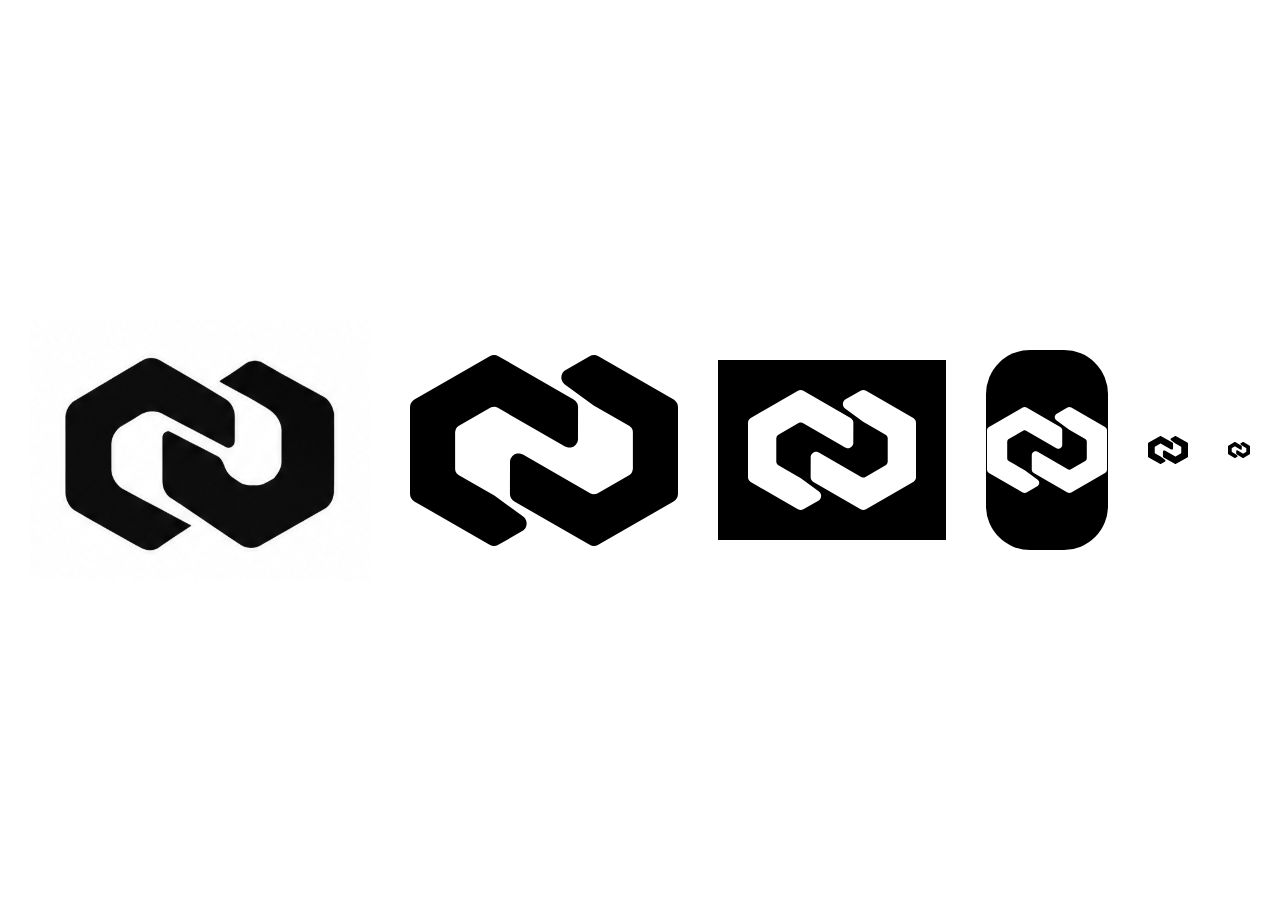
<file: docs/logo/build/cmp.html>
<html><body style="margin:0;background:#fff;display:flex;gap:40px;padding:30px;align-items:center">
<img src="ref.png" style="height:262px"><img src="mark.svg" style="height:191px">
<div style="background:#000;padding:30px"><img src="mark_white.svg" style="height:120px"></div>
<div style="background:#000;border-radius:44px;width:200px;height:200px;display:flex;align-items:center;justify-content:center"><img src="mark_white.svg" style="width:120px"></div>
<img src="mark.svg" style="height:28px"><img src="mark.svg" style="height:16px">
</body></html>
</file>
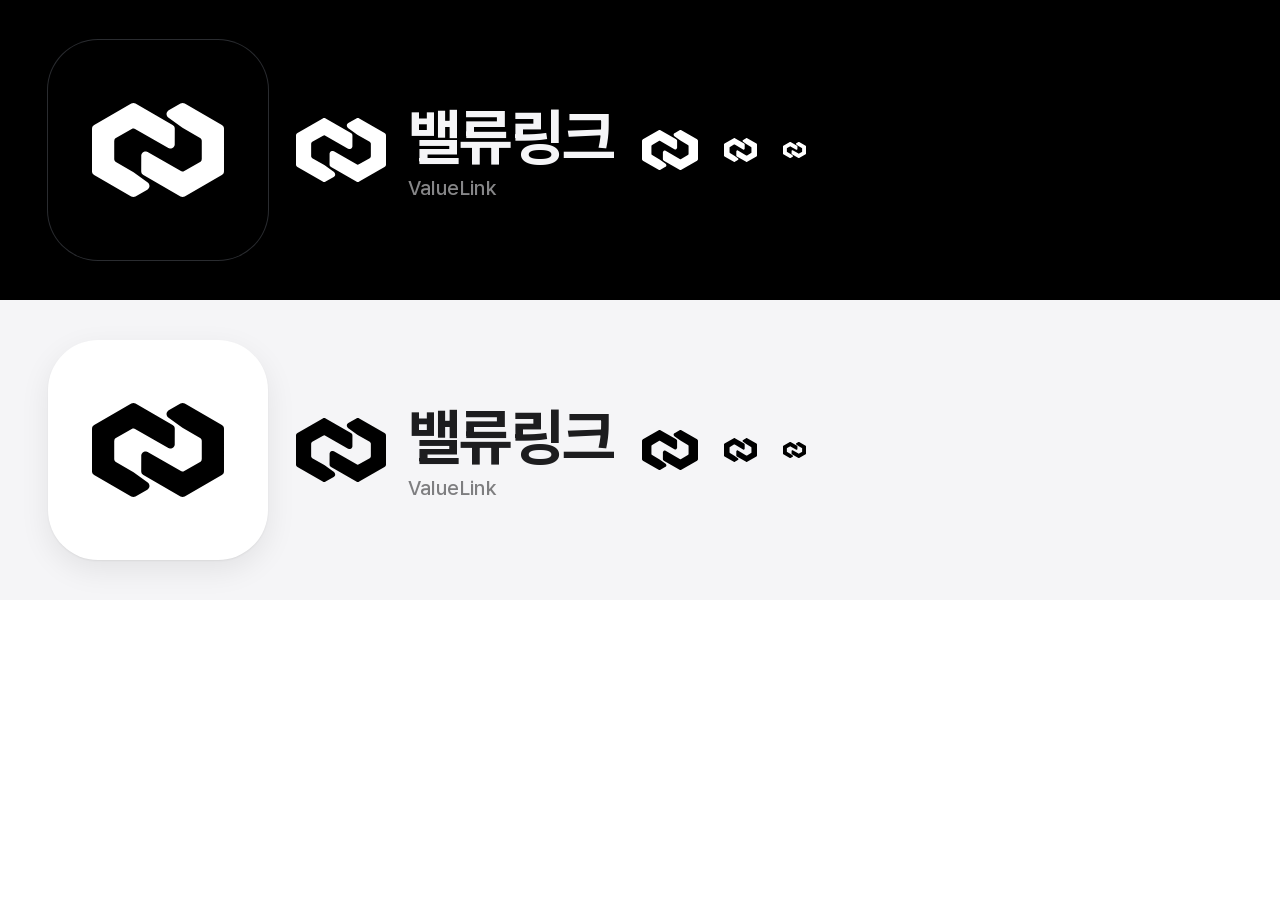
<file: docs/logo/build/sheet.html>
<html><head><style>
@font-face{font-family:P;src:url(PretendardVariable.woff2) format('woff2');font-weight:100 900}
body{margin:0;font-family:P;letter-spacing:-.02em}
.row{display:flex;gap:28px;padding:40px 48px;align-items:center}
.dark{background:#000;color:#f5f5f7}.light{background:#f5f5f7;color:#1d1d1f}
.icon{width:220px;height:220px;border-radius:50px;display:flex;align-items:center;justify-content:center}
.icon.k{background:#000;box-shadow:0 0 0 1px #2a2c30}.icon.w{background:#fff;box-shadow:0 1px 2px rgba(0,0,0,.06),0 10px 30px rgba(0,0,0,.08)}
.icon img{width:132px}
.lock{display:flex;align-items:center;gap:22px}
.lock img{height:64px}
.lock b{font-size:62px;font-weight:700;letter-spacing:-.04em}
.lock span{display:block;font-size:20px;font-weight:500;opacity:.55;letter-spacing:.02em;margin-top:2px}
.sizes{display:flex;gap:26px;align-items:center}
</style></head><body>
<div class="row dark">
 <div class="icon k"><img src="mark_white.svg"></div>
 <div class="lock"><img src="mark_white.svg"><div><b>밸류링크</b><span>ValueLink</span></div></div>
 <div class="sizes"><img src="mark_white.svg" style="height:40px"><img src="mark_white.svg" style="height:24px"><img src="mark_white.svg" style="height:16px"></div>
</div>
<div class="row light">
 <div class="icon w"><img src="mark.svg"></div>
 <div class="lock"><img src="mark.svg"><div><b>밸류링크</b><span>ValueLink</span></div></div>
 <div class="sizes"><img src="mark.svg" style="height:40px"><img src="mark.svg" style="height:24px"><img src="mark.svg" style="height:16px"></div>
</div>
</body></html>
</file>
<file: assets/index-DCTdk3Z-.css>
@font-face{font-family:Pretendard;src:url(../fonts/PretendardVariable.woff2)format("woff2-variations");font-weight:45 920;font-display:swap}@font-face{font-family:JBMono;src:url(../fonts/JetBrainsMono.woff2)format("woff2-variations");font-weight:100 800;font-display:swap}:root{--bg:#f5f5f7;--bg-elev:#fff;--bg-grouped:#f2f2f7;--fill:#7878801f;--fill-2:#78788014;--sep:#3c3c4324;--text:#1d1d1f;--text-2:#6e6e73;--text-3:#86868b;--blue:#0071e3;--blue-2:#0077ed;--green:#248a3d;--green-fill:#34c759;--orange:#c93400;--orange-fill:#ff9f0a;--red:#e30000;--shadow-1:0 1px 2px #0000000a, 0 8px 28px #0000000f;--shadow-2:0 2px 6px #0000000a, 0 22px 60px #0000001a;--radius:18px;--radius-lg:28px;--sans:"Pretendard", -apple-system, BlinkMacSystemFont, "SF Pro Display", "Apple SD Gothic Neo", system-ui, sans-serif;--mono:"JBMono", ui-monospace, SFMono-Regular, Menlo, monospace;--ease:cubic-bezier(.25, .1, .25, 1);--lightningcss-light:initial;--lightningcss-dark: ;color-scheme:light}*{box-sizing:border-box}html,body,#root{background:var(--bg);min-height:100%;color:var(--text);font-family:var(--sans);font-feature-settings:"tnum" 1, "ss06" 1;-webkit-font-smoothing:antialiased;-moz-osx-font-smoothing:grayscale;letter-spacing:-.015em;margin:0}body{overflow-x:hidden}a{color:var(--blue);text-decoration:none}button{font:inherit;color:inherit;cursor:pointer;background:0 0;border:0}::selection{background:#0071e333}.mono{font-family:var(--mono);font-feature-settings:"zero" 1;letter-spacing:0}.num{font-variant-numeric:tabular-nums}.pill{letter-spacing:-.01em;height:36px;transition:background .2s var(--ease), transform .15s var(--ease), color .2s;white-space:nowrap;border-radius:980px;justify-content:center;align-items:center;gap:6px;padding:0 18px;font-size:15px;font-weight:500;display:inline-flex}.pill.primary{color:#fff;background:#1d1d1f}.pill.primary:hover{background:#000}.pill.secondary{background:var(--fill);color:var(--text)}.pill.secondary:hover{background:#7878802e}.pill.link{color:inherit;height:auto;padding:0 4px}.pill:active{transform:scale(.97)}.eyebrow{letter-spacing:.02em;color:var(--text-2);font-size:12px;font-weight:600}@keyframes fade-up{0%{opacity:0;transform:translateY(14px)}to{opacity:1;transform:none}}@keyframes pulse{50%{opacity:.45}}@media (prefers-reduced-motion:reduce){*,:before,:after{transition-duration:.01ms!important;animation-duration:.01ms!important}}.cv-callout{white-space:nowrap;font-family:var(--sans,system-ui);flex-direction:row-reverse;align-items:center;gap:10px;display:flex;transform:translate(calc(6px - 100%),-120%)}.cv-callout i{background:linear-gradient(270deg,#ff9f0a,#ff9f0a33);width:64px;height:1.5px}.cv-callout span{color:#1d1d1f;-webkit-backdrop-filter:blur(12px);background:#ffffffdb;border-radius:99px;padding:8px 14px;font-size:18px;font-weight:600;box-shadow:0 0 0 1px #ff9f0a59,0 8px 24px #0000001f}.lp .pill.primary{color:#000;background:#f5f5f7}.lp .pill.primary:hover{background:#fff}.cv-chip{white-space:nowrap;color:#1d1d1f;-webkit-backdrop-filter:blur(12px);background:#ffffffdb;border-radius:99px;padding:6px 14px;font-size:16px;font-weight:600;box-shadow:0 8px 24px #0000001f}.cv-clip{aspect-ratio:16/9;pointer-events:none;opacity:0;transition:opacity .35s;position:absolute;transform:translate(-50%,-50%)}.cv-clip.on{opacity:1}.cv-live{width:100%;height:100%;transition:opacity .35s}.cv-live.hide{opacity:0}.vp{text-align:left;--vp-ink:#e9e7e1;--vp-ink-2:#e9e7e19e;--vp-ink-3:#e9e7e166;--vp-line:#e9e7e124;--vp-seal:#7fd6ae;--vp-red:#ff5a52;width:100%;container-type:inline-size}.vp-page{aspect-ratio:1.42;color:var(--vp-ink);font-family:var(--sans);transition:box-shadow .6s var(--ease);background:radial-gradient(120% 90% at 85% 0,#2c3038 0%,#0000 55%),radial-gradient(90% 80% at 0 100%,#22262c 0%,#0000 60%),linear-gradient(160deg,#1b1e23 0%,#121418 60%,#0d0f12 100%);border-radius:3.2cqw;grid-template-rows:auto 1fr auto auto;gap:2.4cqw;padding:4.2cqw 4.6cqw 3.4cqw;display:grid;position:relative;overflow:hidden;box-shadow:inset 0 0 0 1px #ffffff14,inset 0 1px #ffffff1f,0 2px 6px #00000040,0 30px 80px #00000059}.vp.is-void .vp-page{box-shadow:inset 0 0 0 1px #ff5a528c,0 2px 6px #00000040,0 30px 80px #00000059}.vp-guilloche{pointer-events:none;width:100%;height:100%;position:absolute;inset:0}.vp-guilloche path{fill:none;stroke:#d2dceb12;stroke-width:1.1px}.vp-holo{pointer-events:none;mix-blend-mode:screen;transition:opacity .5s var(--ease);background:linear-gradient(115deg,#0000 38%,#78c8ff29 44%,#be8cff29 48%,#ffd28c24 52%,#82ffc81f 56%,#0000 62%);animation:7s ease-in-out infinite alternate vp-holo;position:absolute;inset:-40%}@keyframes vp-holo{0%{transform:translate(-18%)}to{transform:translate(18%)}}.vp.is-void .vp-holo{opacity:0}.vp-page>:not(.vp-guilloche):not(.vp-holo){position:relative}.vp-top{border-bottom:1px solid var(--vp-line);justify-content:space-between;align-items:flex-start;padding-bottom:1.8cqw;display:flex}.vp-issuer{align-items:center;gap:1.6cqw;display:flex}.vp-issuer svg{width:3.6cqw;height:3.6cqw}.vp-issuer b,.vp-no b{letter-spacing:-.01em;font-size:2.5cqw;font-weight:700;display:block}.vp-issuer small,.vp-no small{letter-spacing:.18em;color:var(--vp-ink-3);margin-top:.3cqw;font-size:1.35cqw;display:block}.vp-no{text-align:right}.vp-no b{font-size:1.9cqw;font-weight:600}.vp-body{grid-template-columns:34% 1fr 16cqw;align-items:start;gap:3.2cqw;min-height:0;display:grid}.vp-photo{margin:0}.vp-photo img{aspect-ratio:1.62;object-fit:cover;object-position:50% 55%;filter:grayscale()contrast(1.08)brightness(.96);border-radius:1.4cqw;width:100%;display:block;box-shadow:inset 0 0 0 1px #0003}.vp-photo figcaption{gap:.6cqw;margin-top:1.2cqw;display:grid}.vp-photo figcaption span:first-child{color:var(--vp-ink-2);font-size:1.6cqw}.vp-photo .micro{letter-spacing:.08em;white-space:nowrap;color:var(--vp-ink-3);font-size:.85cqw;overflow:hidden}.vp-fields{grid-template-columns:1fr 1fr;gap:1.7cqw 3cqw;margin:0;display:grid}.vp-fields>div{min-width:0}.vp-fields .wide{grid-column:span 2}.vp-fields dt{color:var(--vp-ink-3);letter-spacing:.02em;font-size:1.35cqw}.vp-fields dt i{letter-spacing:.14em;text-transform:uppercase;margin-left:.5cqw;font-size:1.1cqw;font-style:normal}.vp-fields dd{letter-spacing:-.01em;white-space:nowrap;text-overflow:ellipsis;margin:.35cqw 0 0;font-size:2.55cqw;font-weight:600;overflow:hidden}.vp-fields dd.mono{font-family:var(--mono);letter-spacing:.04em;font-size:2.2cqw;font-weight:500}.vp-fields em{color:var(--vp-ink-3);margin-top:.2cqw;font-size:1.25cqw;font-style:normal;display:block}.vp-fields .bad dt,.vp-fields .bad em{color:var(--vp-red)}.vp-fields .bad dd{color:var(--vp-red);animation:vp-shake .42s var(--ease) 1}.vp-fields s{color:var(--vp-ink-2);text-decoration-thickness:.25cqw;-webkit-text-decoration-color:var(--vp-red);text-decoration-color:var(--vp-red);margin-right:.6cqw;font-weight:600}@keyframes vp-shake{20%{transform:translate(-.5cqw)}45%{transform:translate(.45cqw)}70%{transform:translate(-.25cqw)}}.vp-chain-head{color:var(--vp-ink-2);justify-content:space-between;align-items:baseline;margin-bottom:1cqw;font-size:1.45cqw;display:flex}.vp-chain-head i{color:var(--vp-ink-3);margin-left:.8cqw;font-style:normal}.vp-chain-head code{font-family:var(--mono);color:var(--vp-ink-3);font-size:1.3cqw}.vp.is-void .vp-chain-head code{color:var(--vp-red)}.vp-ticks{gap:.32cqw;height:2.2cqw;display:flex;position:relative}.vp-ticks span{transition:background .35s var(--ease), opacity .35s var(--ease);background:#e9e7e152;border-radius:.3cqw;flex:1}.vp-ticks span.today{background:var(--vp-ink);box-shadow:0 0 1.2cqw #ffffff59}.vp-ticks span.broke{background:var(--vp-red)}.vp-ticks span.dead{animation:vp-dead .3s var(--ease) both;background:#ff5a5229}@keyframes vp-dead{0%{background:#e9e7e152}}.vp.is-void .vp-ticks span.today{box-shadow:none;background:#ff5a5266}.vp-crack{opacity:0;width:2cqw;height:4.6cqw;position:absolute;top:-1.2cqw;overflow:visible;transform:translate(-50%)}.vp-crack path{fill:none;stroke:var(--vp-red);stroke-width:2px;stroke-linejoin:round}.vp.is-void .vp-crack{opacity:1;transition:opacity .2s var(--ease)}.vp-mrz{border-top:1px solid var(--vp-line);letter-spacing:.24cqw;color:var(--vp-ink-2);white-space:pre;background:#ffffff09;margin:0 -4.6cqw -3.4cqw;padding:1.5cqw 4.6cqw 1.8cqw;font-size:1.86cqw;line-height:1.45;overflow:hidden}.vp-stamp{pointer-events:none;align-self:center;width:16cqw;height:16cqw;position:relative}.vp-seal,.vp-void{width:100%;height:100%;transition:opacity .3s var(--ease), transform .3s var(--ease);position:absolute;inset:0;overflow:visible}.vp-seal{stroke:var(--vp-seal);color:var(--vp-seal);opacity:.9;mix-blend-mode:screen;transform:rotate(-9deg)}.vp-seal text{fill:var(--vp-seal);stroke:none;font-family:var(--sans)}.vp-seal .arc{letter-spacing:1.6px;font-size:8.4px;font-weight:700}.vp-seal .days{font-size:11px;font-weight:700}.vp-void{width:30cqw;height:15cqw;stroke:var(--vp-red);opacity:0;top:1cqw;left:-20cqw;transform:rotate(-12deg)scale(1.6)}.vp-void text{fill:var(--vp-red);stroke:none;font-family:var(--sans)}.vp-void .big{letter-spacing:8px;font-size:46px;font-weight:800}.vp-void .small{letter-spacing:1.5px;font-size:11.5px;font-weight:700}.vp.is-void .vp-seal{opacity:.12}.vp.is-void .vp-void{opacity:.95;transition:opacity .12s var(--ease) .75s, transform .28s cubic-bezier(.2, 1.4, .4, 1) .75s;transform:rotate(-12deg)scale(1)}@media (prefers-reduced-motion:reduce){.vp-holo{animation:none}}.vp-photo .vp-ghost{aspect-ratio:1.62;object-fit:cover;opacity:.16;filter:grayscale()contrast(1.4);mix-blend-mode:screen;border-radius:.6cqw;width:38%;margin-top:1.6cqw}.vp.is-unverified .vp-seal{opacity:0}.jg-frame{width:100%;height:100%;position:relative;overflow:hidden}.jg-scale{transform-origin:50%;position:absolute;top:50%;left:50%}.jg-app{--c-text:#1d1d1f;--c-2:#1d1d1f9e;--c-3:#1d1d1f6b;--c-fill:#1d1d1f0f;--c-sep:#1d1d1f14;--c-accent:#0071e3;--c-on-ink:#fff;--c-attn:#ff9f0a;--c-risk:#ff9f0a;--g-bg:#ffffff80;--g-bg-solid:#fffffff7;--g-edge:#ffffffbf;--g-shadow:0 1px 1px #00000005, 0 20px 50px #00000012;--scene:radial-gradient(90% 80% at 50% 62%, #fff 0%, #f1f1f3 55%, #e3e3e8 100%);background:var(--scene);width:100%;height:100%;color:var(--c-text);font-family:var(--sans);letter-spacing:-.022em;border-radius:28px;flex-direction:column;display:flex;position:relative;overflow:hidden}.jg-app[data-theme=dark]{--c-text:#f5f5f7;--c-2:#f5f5f7a3;--c-3:#f5f5f766;--c-fill:#f5f5f714;--c-sep:#f5f5f71a;--c-accent:#2997ff;--c-on-ink:#000;--c-risk:#ff9f0a;--g-bg:#2626286b;--g-bg-solid:#1c1c1ef7;--g-edge:#ffffff24;--g-shadow:0 20px 50px #00000073;--scene:radial-gradient(90% 80% at 50% 64%, #2a2a2d 0%, #111113 50%, #000 100%);--logo-ink:#000}.jg-boot{place-items:center;display:grid}.jg-scene{z-index:0;position:absolute;inset:0}.jg-app .glass{background:var(--g-bg);-webkit-backdrop-filter:blur(28px)saturate(170%);box-shadow:inset 0 1px 0 var(--g-edge), inset 0 0 0 1px var(--g-edge), var(--g-shadow);border-radius:40px;position:relative}.jg-app .glass.solid{background:var(--g-bg-solid)}.jg-app .pill{letter-spacing:-.015em;height:76px;padding:0 42px;font-size:28px;font-weight:600}.jg-app .pill.primary{background:var(--c-text);color:var(--c-on-ink)}.jg-app .pill.secondary{background:var(--c-fill);color:var(--c-text)}.jg-label{color:var(--c-2);letter-spacing:-.005em;margin:0;font-size:24px;font-weight:600}.jg-label .tag{border:1px solid var(--c-sep);color:var(--c-2);border-radius:99px;margin-left:10px;padding:3px 12px;font-size:19px;font-weight:600}.jg-sub{color:var(--c-2);margin:8px 0 0;font-size:25px;line-height:1.38}.jg-sub b{color:var(--c-text);font-weight:650}.jg-fine{color:var(--c-3);margin:16px 0 0;font-size:21px;line-height:1.4}.jg-fine b{color:var(--c-2)}.up,.down{color:var(--c-text);font-weight:650}.jg-head{z-index:10;flex:none;justify-content:space-between;align-items:center;height:120px;padding:0 52px;display:flex;position:relative}.jg-brand{letter-spacing:-.035em;align-items:center;gap:14px;font-size:38px;font-weight:700;display:flex}.jg-brand em{color:var(--c-2);background:var(--g-bg);-webkit-backdrop-filter:blur(20px);height:52px;box-shadow:inset 0 0 0 1px var(--g-edge);border-radius:99px;align-items:center;gap:10px;margin-left:12px;padding:0 20px;font-size:23px;font-style:normal;font-weight:500;display:inline-flex}.jg-brand em i{background:var(--c-3);border-radius:50%;width:10px;height:10px}.jg-brand em.live i{background:var(--c-text)}.jg-head-r{align-items:center;gap:18px;display:flex;position:relative}.jg-toggle,.jg-more{background:var(--g-bg);-webkit-backdrop-filter:blur(20px);height:64px;box-shadow:inset 0 0 0 1px var(--g-edge);color:var(--c-2);border-radius:99px;padding:0 26px;font-size:23px;font-weight:600}.jg-toggle.on{color:var(--c-text)}.jg-more{width:64px;padding:0;font-weight:800}.jg-clock{letter-spacing:-.02em;padding:0 6px;font-size:34px;font-weight:600}.jg-menu{z-index:30;background:var(--g-bg-solid);-webkit-backdrop-filter:blur(30px);min-width:440px;box-shadow:inset 0 0 0 1px var(--g-edge), 0 30px 80px #00000038;border-radius:30px;flex-direction:column;padding:10px;display:flex;position:absolute;top:82px;right:0}.jg-menu button{text-align:left;border-radius:20px;height:86px;padding:0 26px;font-size:27px}.jg-menu button+button{border-top:1px solid var(--c-sep)}.jg-home{z-index:5;pointer-events:none;flex:1;grid-template-rows:1fr auto;grid-template-columns:1fr 600px;gap:24px 40px;min-height:0;padding:0 52px 44px;display:grid;position:relative}.jg-home>*{pointer-events:auto}.jg-hero{pointer-events:none;padding:26px 0 0 4px}.jg-hero>*{pointer-events:auto}.jg-value{letter-spacing:-.055em;text-align:left;color:var(--c-text);margin:10px 0 0;padding:0;font-size:132px;font-weight:700;line-height:1;display:block}.jg-kept{color:var(--c-2);margin:20px 0 0;font-size:32px;font-weight:500}.jg-kept b{color:var(--c-text);font-weight:700}.jg-model{color:var(--c-3);margin:8px 0 0;font-size:23px}.jg-factors{flex-wrap:wrap;gap:10px;max-width:760px;margin-top:24px;display:flex}.jg-factors span{background:var(--g-bg);-webkit-backdrop-filter:blur(20px);height:48px;box-shadow:inset 0 0 0 1px var(--g-edge);color:var(--c-2);border-radius:99px;align-items:center;gap:8px;padding:0 18px;font-size:21px;display:inline-flex}.jg-factors span b{color:var(--c-text)}.jg-side{flex-direction:column;gap:22px;min-height:0;display:flex}.jg-batt{padding:34px 36px 30px}.jg-batt-top{align-items:center;gap:28px;display:flex}.jg-ring .track{fill:none;stroke:var(--c-fill);stroke-width:10px}.jg-ring .val{fill:none;stroke:var(--c-text);stroke-width:10px;stroke-linecap:round;transition:stroke-dasharray .8s var(--ease)}.jg-batt-big{letter-spacing:-.045em;margin:2px 0 0;font-size:66px;font-weight:700}.jg-soc{margin-top:26px}.jg-soc-bar{background:var(--c-fill);border-radius:99px;height:14px;position:relative}.jg-soc-bar i{background:var(--c-text);transition:width .6s var(--ease);border-radius:99px;position:absolute;top:0;bottom:0;left:0}.jg-soc-bar i.charging{animation:2s ease-in-out infinite pulse}.jg-soc-bar em{background:var(--c-3);width:3px;transition:left .6s var(--ease);border-radius:2px;margin-left:-1.5px;position:absolute;top:-9px;bottom:-9px}.jg-soc-row{color:var(--c-2);justify-content:space-between;align-items:center;margin-top:20px;font-size:23px;display:flex}.jg-seg{background:var(--c-fill);border-radius:99px;padding:4px;display:inline-flex}.jg-seg button{min-width:96px;height:60px;color:var(--c-2);border-radius:99px;font-size:23px;font-weight:600}.jg-seg button.on{background:var(--g-bg-solid);color:var(--c-text);box-shadow:0 2px 8px #0000001f}.jg-guard{flex:1;min-height:0;padding:30px 36px 18px;overflow:hidden}.jg-guard-head{justify-content:space-between;align-items:baseline;display:flex}.jg-guard-head span{color:var(--c-text);font-size:23px;font-weight:600}.jg-guard ul{margin:12px 0 0;padding:0;list-style:none}.jg-guard li{border-top:1px solid var(--c-sep);justify-content:space-between;align-items:center;gap:16px;padding:18px 0;display:flex}.jg-guard li:first-child{border-top:0}.jg-guard li b{font-size:26px;font-weight:600;line-height:1.25;display:block}.jg-guard li span{color:var(--c-3);font-size:21px}.jg-guard li em{color:var(--c-text);white-space:nowrap;font-size:27px;font-style:normal;font-weight:700}.jg-passport{cursor:pointer;grid-column:1/-1;justify-content:space-between;align-items:center;padding:22px 26px 22px 40px;display:flex;border-radius:99px!important}.jg-passport .jg-label{font-size:21px}.jg-pp{margin:4px 0 0;font-size:28px;font-weight:500}.jg-pp b{font-weight:700}.jg-pp .ok{color:var(--c-2)}.jg-pp .ok:before{content:"✓ ";color:var(--c-text);font-weight:700}.jg-pp .warn:before{content:"";background:var(--c-attn);border-radius:50%;width:12px;height:12px;margin-right:10px;display:inline-block}.jg-sheet-bg{z-index:60;-webkit-backdrop-filter:blur(6px);animation:fade-up .25s var(--ease);background:#0000002e;place-items:center;display:grid;position:absolute;inset:0}.jg-sheet{flex-direction:column;gap:10px;width:920px;padding:50px 58px 44px;display:flex;border-radius:52px!important}.jg-sheet .jg-value{font-size:104px}.jg-sheet .pill{align-self:flex-end;margin-top:26px}.jg-sheet-list{margin:22px 0 0;padding:0;list-style:none}.jg-sheet-list li{border-top:1px solid var(--c-sep);grid-template-columns:1fr auto;align-items:baseline;gap:4px 20px;padding:18px 0;font-size:26px;display:grid}.jg-sheet-list li small{color:var(--c-3);grid-area:2/1;font-size:20px}.jg-sheet-list li b{grid-area:1/2;font-weight:600}.jg-drive{z-index:5;pointer-events:none;flex-direction:column;flex:1;justify-content:space-between;min-height:0;padding:0 52px 48px;display:flex;position:relative}.jg-score{padding:16px 0 0 4px}.jg-score-big{letter-spacing:-.06em;margin:4px 0 0;font-size:240px;font-weight:700;line-height:.95}.jg-today{align-self:flex-start;min-width:560px;padding:34px 44px}.jg-today-big{letter-spacing:-.045em;margin:6px 0 0;font-size:84px;font-weight:700}.jg-suggest{z-index:20;animation:fade-up .35s var(--ease);justify-content:space-between;align-items:center;gap:24px;padding:26px 26px 26px 44px;display:flex;bottom:150px;left:52px;right:52px;background:var(--c-solid,#fff)!important;box-shadow:0 30px 80px #0000002e, inset 0 0 0 1px var(--c-sep)!important;border-radius:99px!important;position:absolute!important}.jg-app[data-theme=dark] .jg-suggest{--c-solid:#1c1c1e}.jg-suggest b{align-items:center;gap:14px;font-size:30px;font-weight:700;display:flex}.jg-suggest b:before{content:"";background:var(--c-attn);border-radius:50%;flex:none;width:14px;height:14px}.jg-suggest span{color:var(--c-2);margin-left:28px;font-size:23px;display:block}.jg-suggest-act{gap:14px;display:flex}.jg-caption{z-index:25;color:#fff;white-space:nowrap;-webkit-backdrop-filter:blur(24px);max-width:1300px;animation:fade-up .3s var(--ease);background:#1d1d1fc7;border-radius:99px;padding:18px 34px;font-size:26px;font-weight:500;position:absolute;bottom:132px;left:50%;transform:translate(-50%)}.jg-caption.raised{bottom:300px}.jg-app[data-theme=dark] .jg-caption{color:#1d1d1f;background:#f5f5f7e6}.jg-app.mode-driving .jg-caption{bottom:48px;left:auto;right:52px;transform:none}.jg-app.is-portrait .jg-head{padding:0 32px}.jg-app.is-portrait .jg-brand em{display:none}.jg-app.is-portrait .jg-home{grid-template-rows:1fr auto auto;grid-template-columns:1fr;padding:0 32px 32px}.jg-app.is-portrait .jg-value{font-size:96px}.jg-app.is-portrait .jg-factors,.jg-app.is-portrait .jg-guard{display:none}.jg-app.is-portrait .jg-passport{grid-column:1;padding:18px 18px 18px 34px}.jg-app.is-portrait .jg-passport .pill{padding:0 28px}.jg-app.is-portrait .jg-score-big{font-size:180px}.jg-app.is-portrait .jg-sheet{width:780px}.jg-app.is-portrait .jg-suggest{flex-direction:column;align-items:stretch;left:32px;right:32px;border-radius:44px!important}.jg-app.is-portrait .jg-caption{white-space:normal;text-align:center;width:760px}.jg-linkrow{color:var(--c-2);flex-wrap:wrap;gap:18px;margin-top:18px;font-size:23px;display:flex}.jg-linkrow b{color:var(--c-text);font-weight:700}.jg-linkrow span+span:before{content:"·";color:var(--c-3);margin-right:18px}.jg-report-head{justify-content:space-between;align-items:flex-start;gap:30px;display:flex}.jg-care{width:150px;height:150px;box-shadow:inset 0 0 0 8px var(--c-text);border-radius:50%;flex-direction:column;flex:none;justify-content:center;align-items:center;display:flex}.jg-care span{letter-spacing:-.04em;font-size:56px;font-weight:700;line-height:1}.jg-care small{color:var(--c-2);margin-top:4px;font-size:19px}.jg-links{grid-template-columns:1fr 1fr;gap:14px;margin-top:26px;display:grid}.jg-links section{background:var(--c-fill);border-radius:26px;padding:22px 26px}.jg-links h4{color:var(--c-2);margin:0;font-size:22px;font-weight:600}.jg-links p{letter-spacing:-.025em;margin:6px 0 0;font-size:28px;font-weight:700}.jg-links small{color:var(--c-2);margin-top:6px;font-size:20px;line-height:1.4;display:block}.jg-quests{flex-direction:column;gap:10px;margin:10px 0 0;padding:0;list-style:none;display:flex}.jg-quests li{border-radius:12px;justify-content:space-between;gap:10px;padding:8px 12px;font-size:20px;display:flex;position:relative;overflow:hidden}.jg-quests li i{background:var(--c-fill);z-index:0;border-radius:12px;position:absolute;top:0;bottom:0;left:0}.jg-quests li span,.jg-quests li b{z-index:1;position:relative}.jg-quests li.done span:before{content:"✓ ";font-weight:700}.jg-app .jg-sheet{width:1100px}.jg-app.is-portrait .jg-links{grid-template-columns:1fr}.jg-app.is-portrait .jg-linkrow{display:none}.jg-links section.tap,.jg-linkrow .due{cursor:pointer}.jg-linkrow .due:after{content:"";background:var(--c-text);vertical-align:middle;border-radius:50%;width:10px;height:10px;margin-left:10px;display:inline-block}.jg-tu-model{letter-spacing:-.035em;margin:6px 0 0;font-size:44px;font-weight:700}.jg-tu{align-items:stretch;gap:10px;margin-top:26px;display:flex}.jg-tu>span{align-self:center}.jg-tu>div{background:var(--c-fill);border-radius:24px;flex:1;min-width:0;padding:18px}.jg-tu>span{color:var(--c-3);font-size:34px}.jg-tu small,.jg-tu-capital small{color:var(--c-2);font-size:19px;line-height:1.35;display:block}.jg-tu b{letter-spacing:-.03em;white-space:nowrap;margin-top:6px;font-size:30px;display:block}.jg-tu .net{background:var(--c-text);color:var(--c-card,#fff)}.jg-app[data-theme=light] .jg-tu .net,.jg-app:not([data-theme]) .jg-tu .net{color:#fff}.jg-app[data-theme=dark] .jg-tu .net{color:#000}.jg-tu .net small{color:inherit;opacity:.7}.jg-tu-capital{background:var(--c-fill);border-radius:24px;justify-content:space-between;align-items:center;gap:20px;margin-top:16px;padding:22px 26px;display:flex}.jg-tu-capital b{letter-spacing:-.035em;margin-top:4px;font-size:40px;display:block}.jg-tu-capital span{color:var(--c-2);font-size:22px}.jg-tu-act{justify-content:flex-end;gap:14px;margin-top:24px;display:flex}.jg-tu-act .pill{margin-top:0!important}.jg-app.is-portrait .jg-tu{flex-direction:column;align-items:stretch}.jg-app.is-portrait .jg-tu>span{display:none}.jg-linkrow span.risk{cursor:pointer}.jg-linkrow span.risk i{vertical-align:1px;background:var(--c-text);border-radius:50%;width:12px;height:12px;margin-right:8px;display:inline-block}.jg-linkrow span.risk.lv-주의 i{box-shadow:inset 0 0 0 2.5px var(--c-attn);background:0 0}.jg-linkrow span.risk.lv-위험 i{background:var(--c-risk);box-shadow:0 0 0 6px color-mix(in srgb, var(--c-risk) 22%, transparent)}.jg-linkrow span.risk.lv-위험 b{color:var(--c-text)}.jg-sheet.jg-vm{flex-direction:row;align-items:stretch;gap:44px;width:1480px;padding:40px 44px 40px 40px}.jg-vm-map{flex:none;position:relative}.jg-vm-map svg{border-radius:28px;display:block}.jg-vm .plate{fill:#eeeef0}.jg-app[data-theme=dark] .jg-vm .plate{fill:#1f1f22}.jg-vm .grid{fill:none;stroke:var(--c-sep);stroke-width:1px}.jg-vm .road{stroke:#fff;stroke-width:18px;stroke-linecap:round}.jg-vm .road.thin{stroke-width:9px}.jg-vm .zone{stroke-width:2px}.jg-vm .zone.flood{fill:color-mix(in srgb, var(--c-accent) 14%, transparent);stroke:color-mix(in srgb, var(--c-accent) 55%, transparent)}.jg-vm .zone.theft{fill:color-mix(in srgb, var(--c-text) 5%, transparent);stroke:var(--c-3);stroke-dasharray:8 7}.jg-vm .zone.accident{fill:color-mix(in srgb, var(--c-text) 6%, transparent);stroke:var(--c-3)}.jg-vm .zlabel,.jg-vm .lot .lname{paint-order:stroke;stroke:#eeeef0;stroke-width:5px;stroke-linejoin:round}.jg-app[data-theme=dark] .jg-vm .zlabel,.jg-app[data-theme=dark] .jg-vm .lot .lname{stroke:#1f1f22}.jg-vm .zlabel{fill:var(--c-2);font-size:17px;font-weight:600}.jg-vm .zlabel.flood{fill:var(--c-accent)}.jg-vm .route{stroke:var(--c-text);stroke-width:4px;stroke-dasharray:2 10;stroke-linecap:round;fill:none}.jg-vm .lot rect{fill:var(--g-bg-solid);stroke:var(--c-3);stroke-width:1.5px}.jg-vm .lot text{fill:var(--c-2);font-size:17px;font-weight:700}.jg-vm .lot .lname{font-size:15px;font-weight:600}.jg-vm .lot.best rect{fill:var(--c-text);stroke:none}.jg-vm .lot.best text:not(.lname){fill:var(--c-on-ink)}.jg-vm .lot.best .lname{fill:var(--c-text)}.jg-vm .car .dot{fill:var(--c-text);stroke:var(--g-bg-solid);stroke-width:5px}.jg-vm .car .halo{fill:color-mix(in srgb, var(--c-text) 12%, transparent)}.jg-vm .car.lv-주의 .dot{fill:var(--c-attn)}.jg-vm .car.lv-주의 .halo{fill:color-mix(in srgb, var(--c-attn) 20%, transparent)}.jg-vm .car.lv-위험 .dot{fill:var(--c-risk)}.jg-vm .car.lv-위험 .halo{fill:color-mix(in srgb, var(--c-risk) 22%, transparent);animation:vm-pulse 1.8s var(--ease) infinite;transform-box:fill-box;transform-origin:50%}@keyframes vm-pulse{50%{opacity:.4;transform:scale(1.35)}}.jg-vm-chips{gap:8px;display:flex;position:absolute;bottom:18px;left:18px}.jg-vm-chips span{background:var(--g-bg-solid);color:var(--c-2);border-radius:99px;padding:7px 14px;font-size:16px;font-weight:600}.jg-vm-chips i{border-radius:50%;width:11px;height:11px;margin-right:7px;display:inline-block}.jg-vm-chips i.flood{background:var(--c-accent)}.jg-vm-chips i.theft{border:2px dashed var(--c-3)}.jg-vm-chips i.accident{background:var(--c-3)}.jg-vm-chips i.lotk{background:var(--c-3);border-radius:3px}.jg-vm-side{flex-direction:column;flex:1;gap:14px;min-width:0;display:flex}.jg-vm-score{align-items:center;gap:22px;display:flex}.jg-vm-score>b{letter-spacing:-.04em;font-size:112px;font-weight:700;line-height:1}.jg-vm-score>b.lv-주의,.jg-vm-score>b.lv-위험{color:var(--c-text)}.jg-vm-score .lvl{background:var(--c-fill);border-radius:99px;padding:5px 14px;font-size:20px;font-weight:700;display:inline-block}.jg-vm-score .lvl.lv-주의{color:var(--c-text);background:var(--c-fill)}.jg-vm-score .lvl.lv-위험{color:var(--c-on-ink);background:var(--c-text)}.jg-vm-score small{color:var(--c-2);margin-top:8px;font-size:21px;display:block}.jg-vm-factors{flex-direction:column;margin:0;padding:0;list-style:none;display:flex}.jg-vm-factors li{border-top:1px solid var(--c-sep);justify-content:space-between;gap:16px;padding:13px 0;display:flex}.jg-vm-factors li.none{color:var(--c-2);font-size:21px}.jg-vm-factors b{font-size:22px;display:block}.jg-vm-factors span{color:var(--c-2);font-size:18px;display:block}.jg-vm-factors small{color:var(--c-3);margin-top:3px;font-size:15px;display:block}.jg-vm-factors em{white-space:nowrap;font-size:22px;font-style:normal;font-weight:700}.jg-vm-best{background:var(--c-fill);border-radius:24px;justify-content:space-between;align-items:center;gap:16px;padding:18px 22px;display:flex}.jg-vm-best small{color:var(--c-2);font-size:16px;display:block}.jg-vm-best>div>b{margin:2px 0;font-size:26px;display:block}.jg-vm-best span{color:var(--c-2);font-size:18px}.jg-vm-best .pill{margin:0!important}.jg-vm-src{color:var(--c-3);margin-top:auto;font-size:15px}.jg-vm-src p{color:var(--c-3);margin:0 0 6px;font-size:15px}.jg-vm-src ul{color:var(--c-2);margin:0;padding:0;font-size:15px;list-style:none}.jg-vm-src li{white-space:nowrap;text-overflow:ellipsis;overflow:hidden}.jg-vm-src em{color:var(--c-3);font-style:normal}.jg-app.is-portrait .jg-sheet.jg-vm{flex-direction:column;width:780px;max-height:1120px;overflow:auto}.jg-app.is-portrait .jg-vm-map svg{width:700px;height:auto}.jg-tu-timing{flex-wrap:wrap;gap:10px;margin:16px 0 0;display:flex}.jg-tu-timing span{color:var(--c-2);background:var(--c-fill);border-radius:99px;padding:8px 16px;font-size:19px}.jg-tu-timing b{color:var(--c-text)}.jg-app[data-theme=dark] .jg-vm .road{stroke:#2e2e32}.jg-links section.wide{grid-column:1/-1}.jg-leads{flex-wrap:wrap;gap:10px;margin:8px 0 6px;padding:0;list-style:none;display:flex}.jg-leads li{background:var(--c-fill);border-radius:99px;align-items:baseline;gap:10px;padding:8px 16px;font-size:19px;display:flex}.jg-leads b{font-size:19px}.jg-vm .ov{image-rendering:auto}.jg-vm .ov.flood{opacity:.85}.jg-vm .ov.theft{opacity:.35;mix-blend-mode:multiply}.jg-app[data-theme=dark] .jg-vm .ov.theft{mix-blend-mode:screen}.jg-vm .epit circle{fill:var(--c-text);stroke:var(--g-bg-solid);stroke-width:3px}.jg-vm .epit text{fill:#fff;font-size:15px}.jg-vm .epit .lname{fill:var(--c-text);paint-order:stroke;stroke:#eeeef0;stroke-width:5px;font-weight:700}.jg-vm-chips i.epit{background:var(--c-text)}.jg-ppcard{width:660px;animation:jg-ppcard-in .6s var(--ease) both;position:absolute;top:486px;left:56px}@keyframes jg-ppcard-in{0%{opacity:0;transform:translateY(24px)rotate(-1.5deg)}}.jg-sheet-bg.side{-webkit-backdrop-filter:none;background:linear-gradient(90deg,#0000 0% 38%,#00000024 62%);place-items:center end;padding-right:34px}.jg-sheet.side{width:900px;max-height:1120px;overflow:auto}.jg-app.is-portrait .jg-sheet-bg.side{place-items:center;padding-right:0}.jg-rows{flex-direction:column;margin-top:30px;display:flex}.jg-rows>div{border-top:1px solid var(--c-sep);justify-content:space-between;align-items:baseline;padding:22px 4px;font-size:24px;display:flex}.jg-rows>div span{color:var(--c-2)}.jg-rows>div b{font-size:26px}.jg-rows>div.tap{cursor:pointer}
</file>
